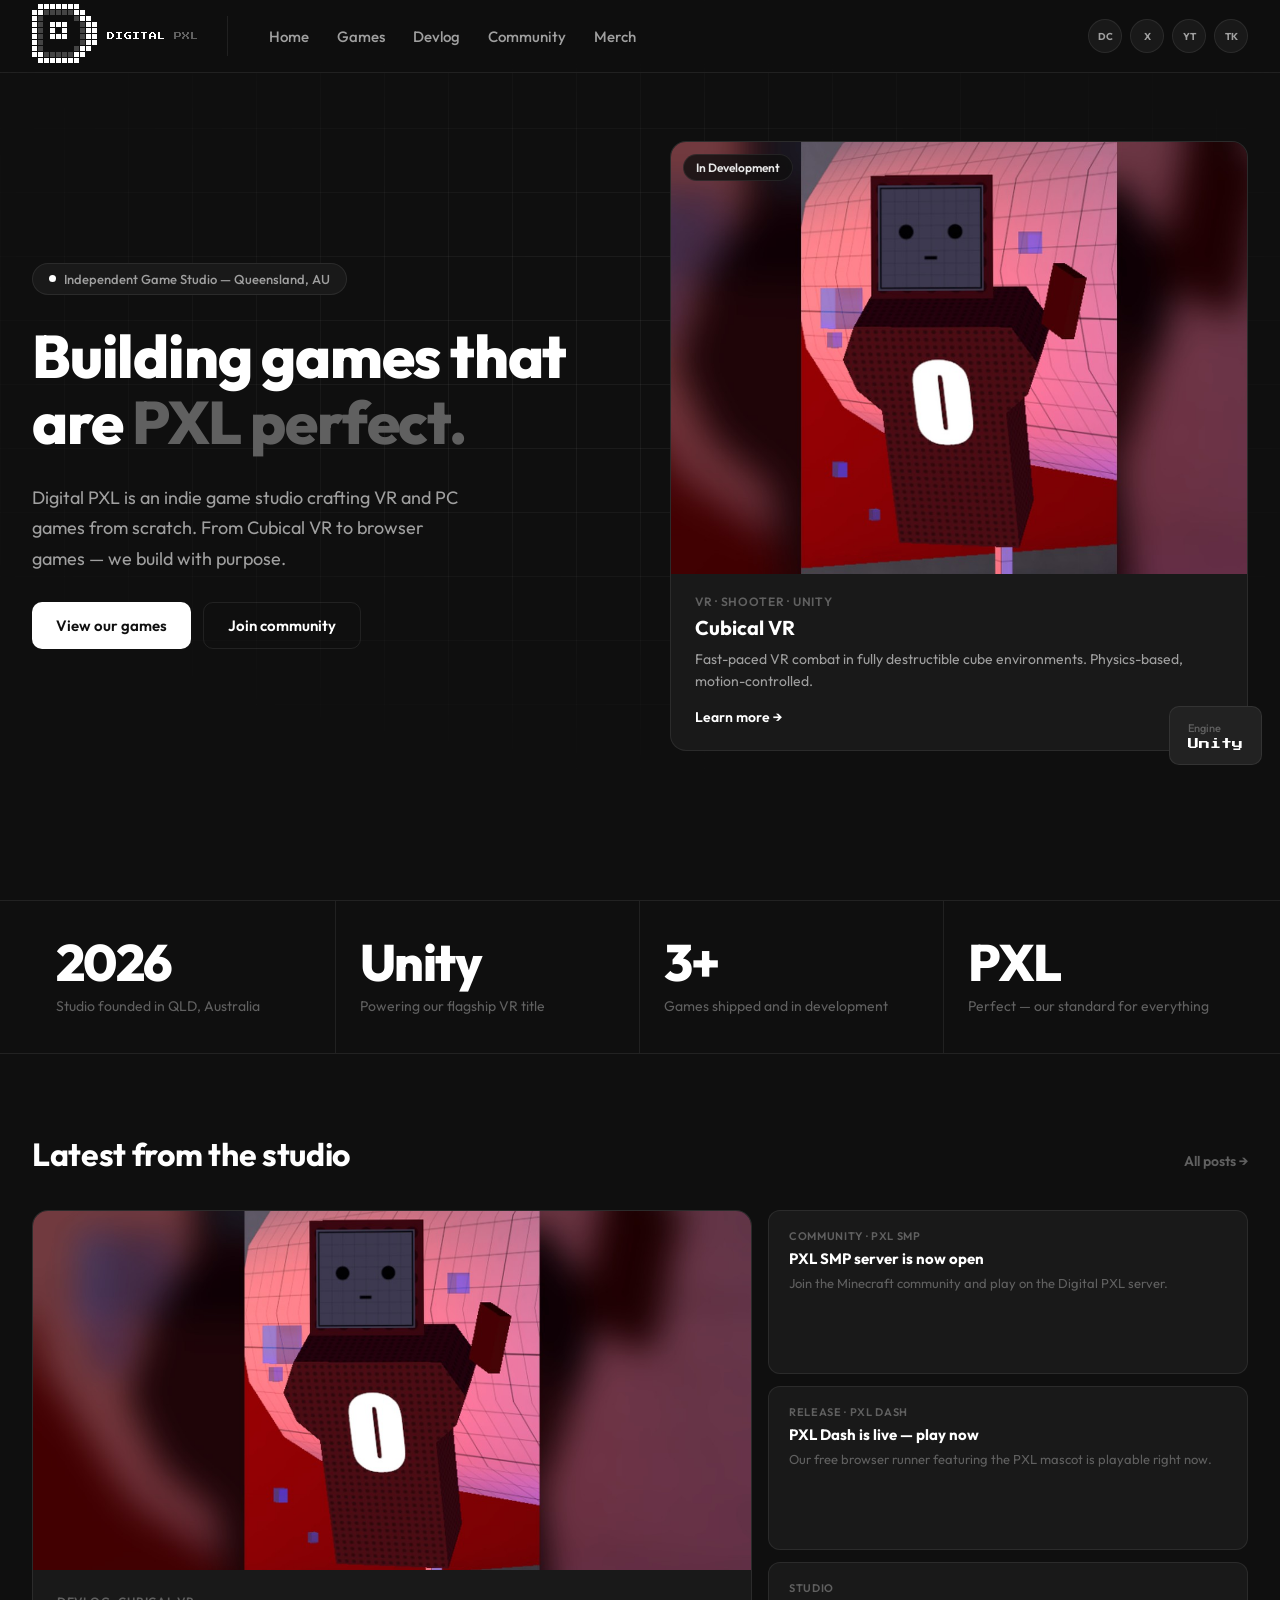
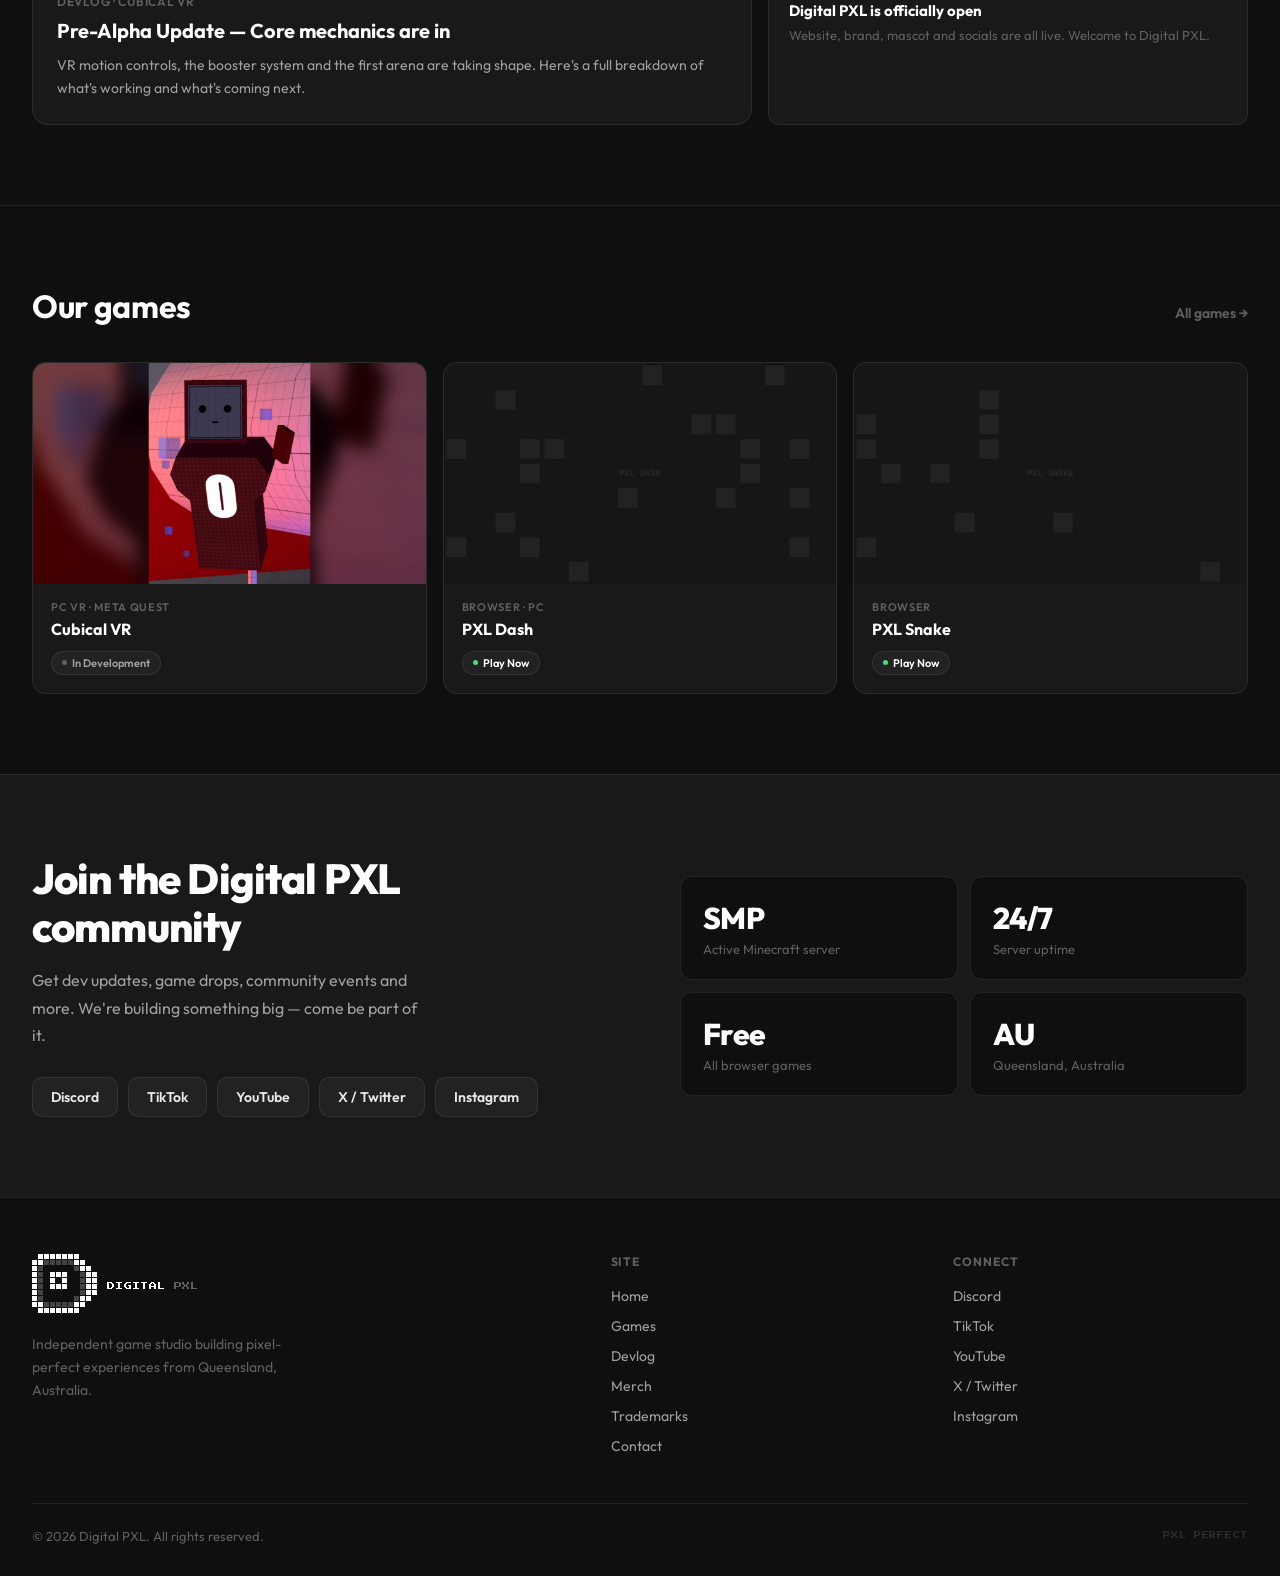
<file: index.html>
<!DOCTYPE html>
<html lang="en">
<head>
  <link rel="icon" href="/favicon.ico" sizes="any">
  <link rel="icon" type="image/png" href="/favicon.png">
  <link rel="apple-touch-icon" href="/apple-touch-icon.png">
<meta charset="UTF-8">
<meta name="viewport" content="width=device-width, initial-scale=1.0">
<title>Digital PXL — Game Development Studio</title>
<meta name="description" content="Independent game development studio building pixel-perfect VR and PC games. Based in Queensland, Australia.">
<link rel="preconnect" href="https://fonts.googleapis.com">
<link href="https://fonts.googleapis.com/css2?family=Outfit:wght@300;400;500;600;700;800;900&family=Press+Start+2P&display=swap" rel="stylesheet">
<style>
*, *::before, *::after { box-sizing: border-box; margin: 0; padding: 0; }
html { scroll-behavior: smooth; }
:root {
  --page-bg: #0f0f0f;
  --surface: #191919;
  --surface2: #222222;
  --border: rgba(255,255,255,0.08);
  --border2: rgba(255,255,255,0.05);
  --white: #ffffff;
  --black: #0f0f0f;
  --grey1: #e8e8e8;
  --grey2: #a0a0a0;
  --grey3: #606060;
  --nav-height: 72px;
  --page-max: 1280px;
  --font: 'Outfit', sans-serif;
  --pixel: 'Press Start 2P', monospace;
}
body { background: var(--page-bg); color: var(--white); font-family: var(--font); overflow-x: hidden; -webkit-font-smoothing: antialiased; }
a { text-decoration: none; color: inherit; }

/* NAV */
header { position: fixed; top: 0; left: 0; right: 0; z-index: 200; background: rgba(15,15,15,0.7); backdrop-filter: blur(20px); -webkit-backdrop-filter: blur(20px); border-bottom: 1px solid var(--border); }
.nav-inner { max-width: var(--page-max); margin: 0 auto; padding: 0 32px; height: var(--nav-height); display: flex; align-items: center; }
.nav-logo { display: flex; align-items: center; gap: 10px; flex-shrink: 0; }
.nav-logo-icon, .footer-logo-icon { display: grid; grid-template-columns: repeat(11,5px); gap: 1px; image-rendering: pixelated; }
.nav-logo-icon div, .footer-logo-icon div { width: 5px; height: 5px; }
.nav-logo-name, .footer-logo-name { font-family: var(--pixel); font-size: 8px; color: var(--white); letter-spacing: 0.04em; white-space: nowrap; }
.nav-logo-name span, .footer-logo-name span { color: var(--grey3); }
.nav-sep { width: 1px; height: 40px; background: var(--border); margin: 0 28px; flex-shrink: 0; }
nav { flex: 1; }
nav ul { display: flex; align-items: center; gap: 2px; list-style: none; }
nav ul a { font-size: 15px; font-weight: 500; color: var(--grey2); padding: 7px 13px; border-radius: 100px; transition: color 0.15s; display: block; position: relative; }
nav ul a::after { content: ''; position: absolute; bottom: 2px; left: 13px; width: 0; height: 2px; background: var(--white); border-radius: 2px; transition: width 0.2s; }
nav ul a:hover { color: var(--white); }
nav ul a:hover::after { width: calc(100% - 26px); }
.nav-right { display: flex; align-items: center; gap: 8px; margin-left: auto; }
.nav-social { width: 34px; height: 34px; display: flex; align-items: center; justify-content: center; border-radius: 50%; background: var(--surface); border: 1px solid var(--border); font-size: 10px; font-weight: 700; color: var(--grey2); transition: all 0.15s; }
.nav-social:hover { background: var(--surface2); color: var(--white); }

/* HERO */
.hero { min-height: 100vh; padding-top: var(--nav-height); display: grid; grid-template-columns: 1fr 1fr; gap: 60px; max-width: var(--page-max); margin: 0 auto; padding-left: 32px; padding-right: 32px; padding-bottom: 80px; align-items: center; position: relative; }
.hero-left { display: flex; flex-direction: column; gap: 28px; padding-top: 20px; position: relative; z-index: 1; }
.hero-badge { display: inline-flex; align-items: center; gap: 8px; background: var(--surface); border: 1px solid var(--border); border-radius: 100px; padding: 7px 16px; width: fit-content; font-size: 13px; font-weight: 500; color: var(--grey2); }
.badge-dot { width: 7px; height: 7px; background: var(--white); border-radius: 50%; animation: pulse 2s ease-in-out infinite; }
@keyframes pulse { 0%,100%{opacity:1} 50%{opacity:0.4} }
.hero-title { font-size: clamp(34px,5vw,60px); font-weight: 800; line-height: 1.1; letter-spacing: -0.02em; }
.hero-title em { font-style: normal; color: var(--grey3); }
.hero-desc { font-size: 18px; color: var(--grey2); line-height: 1.7; max-width: 440px; }
.hero-actions { display: flex; gap: 12px; flex-wrap: wrap; }
.btn { display: inline-flex; align-items: center; gap: 8px; font-family: var(--font); font-size: 15px; font-weight: 600; padding: 13px 24px; border-radius: 10px; transition: all 0.15s; cursor: pointer; border: none; }
.btn-white { background: var(--white); color: var(--black); }
.btn-white:hover { background: var(--grey1); transform: translateY(-1px); }
.btn-outline { background: transparent; color: var(--white); border: 1px solid var(--border); }
.btn-outline:hover { background: var(--surface); border-color: rgba(255,255,255,0.18); transform: translateY(-1px); }

.hero-bg-grid { position: absolute; inset: 0; background-image: linear-gradient(var(--border2) 1px, transparent 1px), linear-gradient(90deg, var(--border2) 1px, transparent 1px); background-size: 64px 64px; pointer-events: none; mask-image: radial-gradient(ellipse 80% 60% at 50% 40%, black 20%, transparent 80%); -webkit-mask-image: radial-gradient(ellipse 80% 60% at 50% 40%, black 20%, transparent 80%); }

/* HERO CARD */
.hero-right { position: relative; z-index: 1; }
.hero-card { background: var(--surface); border-radius: 16px; border: 1px solid var(--border); overflow: hidden; }
.hero-card-img { width: 100%; aspect-ratio: 4/3; background: var(--surface2); position: relative; overflow: hidden; }
.hero-card-img canvas, .hero-card-img img { display: block; width: 100%; height: 100%; object-fit: cover; }
.card-badge { position: absolute; top: 12px; left: 12px; background: rgba(15,15,15,0.8); backdrop-filter: blur(8px); border: 1px solid var(--border); border-radius: 100px; padding: 5px 12px; font-size: 12px; font-weight: 600; color: var(--grey1); }
.hero-card-body { padding: 20px 24px 24px; }
.card-tag { font-size: 12px; font-weight: 600; color: var(--grey3); text-transform: uppercase; letter-spacing: 0.06em; margin-bottom: 6px; }
.card-title { font-size: 20px; font-weight: 700; margin-bottom: 8px; }
.card-desc { font-size: 14px; color: var(--grey2); line-height: 1.6; margin-bottom: 14px; }
.card-link { font-size: 14px; font-weight: 600; color: var(--white); display: inline-flex; align-items: center; gap: 5px; transition: gap 0.15s; }
.card-link:hover { gap: 10px; }
.hero-float { position: absolute; bottom: -14px; right: -14px; background: var(--surface2); border: 1px solid var(--border); border-radius: 10px; padding: 14px 18px; }
.float-label { font-size: 11px; color: var(--grey3); font-weight: 500; margin-bottom: 4px; }
.float-val { font-family: var(--pixel); font-size: 11px; color: var(--white); }

/* STATS */
.stats-strip { border-top: 1px solid var(--border); border-bottom: 1px solid var(--border); }
.stats-inner { max-width: var(--page-max); margin: 0 auto; padding: 0 32px; display: grid; grid-template-columns: repeat(4,1fr); }
.stat-cell { padding: 36px 24px; border-right: 1px solid var(--border); }
.stat-cell:last-child { border-right: none; }
.stat-num { font-size: clamp(30px,4vw,52px); font-weight: 800; letter-spacing: -0.03em; line-height: 1; margin-bottom: 8px; }
.stat-desc { font-size: 14px; color: var(--grey3); line-height: 1.5; }

/* SECTIONS */
.section { max-width: var(--page-max); margin: 0 auto; padding: 80px 32px; }
.section-top { display: flex; align-items: baseline; justify-content: space-between; margin-bottom: 36px; gap: 16px; }
.section-heading { font-size: clamp(22px,3vw,32px); font-weight: 700; letter-spacing: -0.01em; }
.section-all { font-size: 14px; font-weight: 600; color: var(--grey3); transition: color 0.15s; }
.section-all:hover { color: var(--white); }

/* NEWS */
.news-grid { display: grid; grid-template-columns: 1.5fr 1fr; gap: 16px; }
.news-main { background: var(--surface); border: 1px solid var(--border); border-radius: 16px; overflow: hidden; transition: border-color 0.15s, transform 0.2s; display: block; }
.news-main:hover { border-color: rgba(255,255,255,0.18); transform: translateY(-2px); }
.news-img { width: 100%; aspect-ratio: 16/8; background: var(--surface2); overflow: hidden; }
.news-img canvas { width: 100%; height: 100%; object-fit: cover; display: block; }
.news-body { padding: 24px; }
.news-tag { font-size: 12px; font-weight: 600; color: var(--grey3); text-transform: uppercase; letter-spacing: 0.06em; margin-bottom: 8px; }
.news-title { font-size: 20px; font-weight: 700; line-height: 1.35; margin-bottom: 10px; }
.news-desc { font-size: 14px; color: var(--grey2); line-height: 1.65; }
.news-stack { display: flex; flex-direction: column; gap: 12px; }
.news-small { background: var(--surface); border: 1px solid var(--border); border-radius: 12px; padding: 18px 20px; flex: 1; transition: border-color 0.15s, transform 0.15s; display: block; }
.news-small:hover { border-color: rgba(255,255,255,0.18); transform: translateY(-1px); }
.ns-tag { font-size: 11px; font-weight: 600; color: var(--grey3); text-transform: uppercase; letter-spacing: 0.06em; margin-bottom: 5px; }
.ns-title { font-size: 15px; font-weight: 700; line-height: 1.4; margin-bottom: 5px; }
.ns-desc { font-size: 13px; color: var(--grey3); line-height: 1.5; }

/* GAMES */
.games-bg { border-top: 1px solid var(--border); }
.games-grid { display: grid; grid-template-columns: repeat(3,1fr); gap: 16px; }
.game-card { background: var(--surface); border: 1px solid var(--border); border-radius: 14px; overflow: hidden; transition: border-color 0.15s, transform 0.2s; display: block; }
.game-card:hover { border-color: rgba(255,255,255,0.18); transform: translateY(-3px); }
.game-thumb { width: 100%; aspect-ratio: 16/9; background: var(--surface2); overflow: hidden; }
.game-thumb canvas { width: 100%; height: 100%; object-fit: cover; display: block; }
.game-body { padding: 16px 18px 18px; }
.game-platform { font-size: 11px; font-weight: 600; color: var(--grey3); text-transform: uppercase; letter-spacing: 0.06em; margin-bottom: 5px; }
.game-name { font-size: 16px; font-weight: 700; margin-bottom: 10px; }
.game-pill { display: inline-flex; align-items: center; gap: 5px; background: var(--surface2); border: 1px solid var(--border); border-radius: 100px; padding: 4px 10px; font-size: 11px; font-weight: 600; color: var(--grey2); }
.pill-dot { width: 5px; height: 5px; border-radius: 50%; background: var(--grey3); }
.game-pill.live { color: var(--white); }
.game-pill.live .pill-dot { background: #4ade80; animation: pulse 1.5s ease-in-out infinite; }

/* COMMUNITY */
.community-bg { background: var(--surface); border-top: 1px solid var(--border); }
.community-inner { max-width: var(--page-max); margin: 0 auto; padding: 80px 32px; display: grid; grid-template-columns: 1fr 1fr; gap: 80px; align-items: center; }
.community-title { font-size: clamp(26px,3.5vw,42px); font-weight: 800; letter-spacing: -0.02em; line-height: 1.15; margin-bottom: 16px; }
.community-desc { font-size: 16px; color: var(--grey2); line-height: 1.7; margin-bottom: 28px; max-width: 400px; }
.community-btns { display: flex; gap: 10px; flex-wrap: wrap; }
.soc-btn { display: inline-flex; align-items: center; background: var(--surface2); border: 1px solid var(--border); border-radius: 10px; padding: 10px 18px; font-size: 14px; font-weight: 600; color: var(--grey1); transition: all 0.15s; }
.soc-btn:hover { background: rgba(255,255,255,0.08); border-color: rgba(255,255,255,0.18); color: var(--white); transform: translateY(-1px); }
.comm-stats { display: grid; grid-template-columns: 1fr 1fr; gap: 12px; }
.comm-stat { background: var(--page-bg); border: 1px solid var(--border); border-radius: 12px; padding: 22px; }
.comm-stat-num { font-size: 30px; font-weight: 800; letter-spacing: -0.02em; margin-bottom: 4px; }
.comm-stat-label { font-size: 13px; color: var(--grey3); }

/* FOOTER */
footer { border-top: 1px solid var(--border); background: var(--page-bg); }
.footer-inner { max-width: var(--page-max); margin: 0 auto; padding: 56px 32px 32px; }
.footer-top { display: grid; grid-template-columns: 1.8fr 1fr 1fr; gap: 48px; margin-bottom: 48px; }
.footer-brand { display: flex; flex-direction: column; gap: 14px; }
.footer-logo { display: flex; align-items: center; gap: 10px; }
.footer-tagline { font-size: 14px; color: var(--grey3); line-height: 1.65; max-width: 260px; }
.footer-col h4 { font-size: 12px; font-weight: 700; color: var(--grey3); text-transform: uppercase; letter-spacing: 0.08em; margin-bottom: 16px; }
.footer-links { list-style: none; display: flex; flex-direction: column; gap: 10px; }
.footer-links a { font-size: 14px; color: var(--grey2); transition: color 0.15s; }
.footer-links a:hover { color: var(--white); }
.footer-bottom { border-top: 1px solid var(--border); padding-top: 24px; display: flex; justify-content: space-between; align-items: center; gap: 16px; flex-wrap: wrap; }
.footer-copy { font-size: 13px; color: var(--grey3); }
.footer-pixel { font-family: var(--pixel); font-size: 7px; color: rgba(255,255,255,0.12); letter-spacing: 0.1em; }

/* RESPONSIVE */
@media(max-width:1024px){ .hero { grid-template-columns: 1fr; min-height: auto; } .hero-right { display: none; } .community-inner { grid-template-columns: 1fr; gap: 40px; } .comm-stats { display: none; } }
@media(max-width:768px){ nav ul { display: none; } .nav-sep { display: none; } .nav-inner { padding: 0 20px; } .stats-inner { grid-template-columns: 1fr 1fr; } .stat-cell:nth-child(2) { border-right: none; } .news-grid { grid-template-columns: 1fr; } .games-grid { grid-template-columns: 1fr 1fr; } .section { padding: 56px 20px; } .footer-top { grid-template-columns: 1fr; } .community-inner { padding: 56px 20px; } .hero { padding-left: 20px; padding-right: 20px; padding-bottom: 56px; } }
@media(max-width:480px){ .games-grid { grid-template-columns: 1fr; } }
</style>
</head>
<body>

<header>
  <div class="nav-inner">
    <a href="#" class="nav-logo">
      <div class="nav-logo-icon" id="navIcon"></div>
      <span class="nav-logo-name">DIGITAL <span>PXL</span></span>
    </a>
    <div class="nav-sep"></div>
    <nav><ul>
      <li><a href="#">Home</a></li>
      <li><a href="games.html">Games</a></li>
      <li><a href="devlog.html">Devlog</a></li>
      <li><a href="#community">Community</a></li>
      <li><a href="merch.html">Merch</a></li>
    </ul></nav>
    <div class="nav-right">
      <a class="nav-social" href="https://discord.gg/RzZQqpJEzV">DC</a>
      <a class="nav-social" href="https://x.com/_DigitalPXL">X</a>
      <a class="nav-social" href="https://www.youtube.com/@digitalpxl">YT</a>
      <a class="nav-social" href="https://www.tiktok.com/@digital.pxl">TK</a>
    </div>
  </div>
</header>

<section class="hero">
  <div class="hero-bg-grid"></div>
  <div class="hero-left">
    <div class="hero-badge"><div class="badge-dot"></div>Independent Game Studio — Queensland, AU</div>
    <h1 class="hero-title">Building games that are <em>PXL perfect.</em></h1>
    <p class="hero-desc">Digital PXL is an indie game studio crafting VR and PC games from scratch. From Cubical VR to browser games — we build with purpose.</p>
    <div class="hero-actions">
      <a href="#games" class="btn btn-white">View our games</a>
      <a href="https://discord.gg/RzZQqpJEzV" class="btn btn-outline">Join community</a>
    </div>
  </div>
  <div class="hero-right">
    <div class="hero-card">
      <div class="hero-card-img">
        <img src="cubical-vr.jpg" alt="Cubical VR gameplay">
        <div class="card-badge">In Development</div>
      </div>
      <div class="hero-card-body">
        <div class="card-tag">VR · Shooter · Unity</div>
        <div class="card-title">Cubical VR</div>
        <p class="card-desc">Fast-paced VR combat in fully destructible cube environments. Physics-based, motion-controlled.</p>
        <a href="#games" class="card-link">Learn more →</a>
      </div>
    </div>
    <div class="hero-float">
      <div class="float-label">Engine</div>
      <div class="float-val">Unity</div>
    </div>
  </div>
</section>

<div class="stats-strip">
  <div class="stats-inner">
    <div class="stat-cell"><div class="stat-num">2026</div><div class="stat-desc">Studio founded in QLD, Australia</div></div>
    <div class="stat-cell"><div class="stat-num">Unity</div><div class="stat-desc">Powering our flagship VR title</div></div>
    <div class="stat-cell"><div class="stat-num">3+</div><div class="stat-desc">Games shipped and in development</div></div>
    <div class="stat-cell"><div class="stat-num">PXL</div><div class="stat-desc">Perfect — our standard for everything</div></div>
  </div>
</div>

<div id="news">
  <div class="section">
    <div class="section-top">
      <h2 class="section-heading">Latest from the studio</h2>
      <a href="devlog.html" class="section-all">All posts →</a>
    </div>
    <div class="news-grid">
      <a href="devlog.html#cubical-vr-prealpha" class="news-main">
        <div class="news-img" id="newsImg"></div>
        <div class="news-body">
          <div class="news-tag">Devlog · Cubical VR</div>
          <div class="news-title">Pre-Alpha Update — Core mechanics are in</div>
          <p class="news-desc">VR motion controls, the booster system and the first arena are taking shape. Here's a full breakdown of what's working and what's coming next.</p>
        </div>
      </a>
      <div class="news-stack">
        <a href="devlog.html#pxl-smp" class="news-small"><div class="ns-tag">Community · PXL SMP</div><div class="ns-title">PXL SMP server is now open</div><p class="ns-desc">Join the Minecraft community and play on the Digital PXL server.</p></a>
        <a href="pxl_dash.html" class="news-small"><div class="ns-tag">Release · PXL Dash</div><div class="ns-title">PXL Dash is live — play now</div><p class="ns-desc">Our free browser runner featuring the PXL mascot is playable right now.</p></a>
        <a href="devlog.html#studio-open" class="news-small"><div class="ns-tag">Studio</div><div class="ns-title">Digital PXL is officially open</div><p class="ns-desc">Website, brand, mascot and socials are all live. Welcome to Digital PXL.</p></a>
      </div>
    </div>
  </div>
</div>

<div id="games" class="games-bg">
  <div class="section">
    <div class="section-top">
      <h2 class="section-heading">Our games</h2>
      <a href="games.html" class="section-all">All games →</a>
    </div>
    <div class="games-grid">
      <a href="games.html" class="game-card"><div class="game-thumb" id="gt1"></div><div class="game-body"><div class="game-platform">PC VR · Meta Quest</div><div class="game-name">Cubical VR</div><span class="game-pill"><span class="pill-dot"></span>In Development</span></div></a>
      <a href="pxl_dash.html" class="game-card"><div class="game-thumb" id="gt2"></div><div class="game-body"><div class="game-platform">Browser · PC</div><div class="game-name">PXL Dash</div><span class="game-pill live"><span class="pill-dot"></span>Play Now</span></div></a>
      <a href="digital_pxl_snake.html" class="game-card"><div class="game-thumb" id="gt3"></div><div class="game-body"><div class="game-platform">Browser</div><div class="game-name">PXL Snake</div><span class="game-pill live"><span class="pill-dot"></span>Play Now</span></div></a>
    </div>
  </div>
</div>

<div id="community" class="community-bg">
  <div class="community-inner">
    <div>
      <h2 class="community-title">Join the Digital PXL community</h2>
      <p class="community-desc">Get dev updates, game drops, community events and more. We're building something big — come be part of it.</p>
      <div class="community-btns">
        <a href="https://discord.gg/RzZQqpJEzV" class="soc-btn">Discord</a>
        <a href="https://www.tiktok.com/@digital.pxl" class="soc-btn">TikTok</a>
        <a href="https://www.youtube.com/@digitalpxl" class="soc-btn">YouTube</a>
        <a href="https://x.com/_DigitalPXL" class="soc-btn">X / Twitter</a>
        <a href="https://www.instagram.com/digital.pxl/" class="soc-btn">Instagram</a>
      </div>
    </div>
    <div class="comm-stats">
      <div class="comm-stat"><div class="comm-stat-num">SMP</div><div class="comm-stat-label">Active Minecraft server</div></div>
      <div class="comm-stat"><div class="comm-stat-num">24/7</div><div class="comm-stat-label">Server uptime</div></div>
      <div class="comm-stat"><div class="comm-stat-num">Free</div><div class="comm-stat-label">All browser games</div></div>
      <div class="comm-stat"><div class="comm-stat-num">AU</div><div class="comm-stat-label">Queensland, Australia</div></div>
    </div>
  </div>
</div>

<footer>
  <div class="footer-inner">
    <div class="footer-top">
      <div class="footer-brand">
        <div class="footer-logo"><div class="footer-logo-icon" id="footerIcon"></div><span class="footer-logo-name">DIGITAL <span>PXL</span></span></div>
        <p class="footer-tagline">Independent game studio building pixel-perfect experiences from Queensland, Australia.</p>
      </div>
      <div class="footer-col"><h4>Site</h4><ul class="footer-links"><li><a href="#">Home</a></li><li><a href="games.html">Games</a></li><li><a href="devlog.html">Devlog</a></li><li><a href="merch.html">Merch</a></li><li><a href="digital_pxl_brand.html">Trademarks</a></li><li><a href="mailto:admin@digitalpxl.org">Contact</a></li></ul></div>
      <div class="footer-col"><h4>Connect</h4><ul class="footer-links"><li><a href="https://discord.gg/RzZQqpJEzV">Discord</a></li><li><a href="https://www.tiktok.com/@digital.pxl">TikTok</a></li><li><a href="https://www.youtube.com/@digitalpxl">YouTube</a></li><li><a href="https://x.com/_DigitalPXL">X / Twitter</a></li><li><a href="https://www.instagram.com/digital.pxl/">Instagram</a></li></ul></div>
    </div>
    <div class="footer-bottom"><span class="footer-copy">© 2026 Digital PXL. All rights reserved.</span><span class="footer-pixel">PXL PERFECT</span></div>
  </div>
</footer>

<script>
const iconGrid=[[0,1,1,1,1,1,1,1,0,0,0],[1,1,2,2,2,2,2,1,1,0,0],[1,2,0,0,0,0,0,2,1,1,0],[1,2,0,1,1,1,0,0,2,1,1],[1,2,0,1,0,1,0,0,2,1,1],[1,2,0,1,1,1,0,0,2,1,1],[1,2,0,0,0,0,0,0,2,1,1],[1,2,0,0,0,0,0,2,1,1,0],[1,1,2,2,2,2,2,1,1,0,0],[0,1,1,1,1,1,1,1,0,0,0],[0,0,0,0,0,0,0,0,0,0,0]];
function drawIcon(id){const el=document.getElementById(id);if(!el)return;iconGrid.forEach(row=>row.forEach(v=>{const d=document.createElement('div');d.style.background=v===1?'#fff':v===2?'#444':'transparent';el.appendChild(d);}));}
drawIcon('navIcon');drawIcon('footerIcon');

// Hero canvas — PXL running scene
const hc=document.getElementById('heroCanvas');
if(hc){const ctx=hc.getContext('2d');let f=0;
function drawHero(){
  ctx.fillStyle='#161616';ctx.fillRect(0,0,480,360);
  ctx.strokeStyle='rgba(255,255,255,0.04)';ctx.lineWidth=1;
  for(let x=0;x<480;x+=24){ctx.beginPath();ctx.moveTo(x,0);ctx.lineTo(x,360);ctx.stroke();}
  for(let y=0;y<360;y+=24){ctx.beginPath();ctx.moveTo(0,y);ctx.lineTo(480,y);ctx.stroke();}
  ctx.fillStyle='#1c1c1c';ctx.fillRect(0,292,480,68);
  ctx.fillStyle='#2a2a2a';ctx.fillRect(0,292,480,2);
  [[100,220,28,72],[240,256,28,36],[380,192,28,100]].forEach(([x,y,w,h])=>{ctx.fillStyle='#2a2a2a';ctx.fillRect(x,y,w,h);ctx.fillStyle='#f87171';ctx.fillRect(x,y,w,3);ctx.fillStyle='#222';ctx.fillRect(x+3,y+6,w-6,h-9);});
  const mx=60+Math.sin(f*0.07)*2,my=254+Math.abs(Math.sin(f*0.14))*-16;
  ctx.fillStyle='#e8e8e8';ctx.fillRect(mx,my+10,22,16);ctx.fillStyle='#f5f5f5';ctx.fillRect(mx+4,my+12,14,10);
  ctx.fillStyle='#f0f0f0';ctx.fillRect(mx-1,my,24,13);
  ctx.fillStyle='#e0e0e0';ctx.fillRect(mx-1,my-3,5,5);ctx.fillRect(mx+20,my-3,5,5);
  ctx.fillStyle='#f0c0c0';ctx.fillRect(mx,my-2,3,3);ctx.fillRect(mx+21,my-2,3,3);
  ctx.fillStyle='#fff';ctx.fillRect(mx+3,my+3,6,6);ctx.fillRect(mx+14,my+3,6,6);
  ctx.fillStyle='#111';ctx.fillRect(mx+5,my+4,3,4);ctx.fillRect(mx+16,my+4,3,4);
  ctx.fillStyle='#fff';ctx.fillRect(mx+6,my+5,1,2);ctx.fillRect(mx+17,my+5,1,2);
  ctx.fillStyle='rgba(240,160,160,0.6)';ctx.fillRect(mx+1,my+8,4,2);ctx.fillRect(mx+18,my+8,4,2);
  ctx.fillStyle='#888';ctx.fillRect(mx+7,my+10,2,2);ctx.fillRect(mx+9,my+11,5,2);ctx.fillRect(mx+14,my+10,2,2);
  ctx.fillStyle='#333';ctx.fillRect(mx+4,my-5,15,5);ctx.fillRect(mx+3,my-1,17,3);ctx.fillStyle='#555';ctx.fillRect(mx+11,my-4,7,3);
  ctx.fillStyle='#fff';ctx.fillRect(mx+12,my-4,1,3);ctx.fillRect(mx+12,my-4,3,1);ctx.fillRect(mx+12,my-2,2,1);
  const la=Math.sin(f*0.2)>0?2:-2;
  ctx.fillStyle='#ddd';ctx.fillRect(mx-5,my+12,5,8+la);ctx.fillRect(mx+22,my+12,5,8-la);
  ctx.fillStyle='#ccc';ctx.fillRect(mx+4,my+26,6,5+la);ctx.fillRect(mx+12,my+26,6,5-la);
  ctx.fillStyle='#bbb';ctx.fillRect(mx+2,my+30+la,8,3);ctx.fillRect(mx+12,my+30-la,8,3);
  const pu={x:300,y:188+Math.sin(f*0.05)*6};
  ctx.fillStyle='rgba(251,191,36,0.15)';ctx.fillRect(pu.x-4,pu.y-4,24,24);
  ctx.fillStyle='#fbbf24';ctx.fillRect(pu.x,pu.y,16,16);ctx.fillStyle='#fff';ctx.fillRect(pu.x+3,pu.y+3,4,4);
  ctx.fillStyle='rgba(255,255,255,0.06)';ctx.fillRect(10,10,148,34);
  ctx.fillStyle='#fff';ctx.font="bold 10px 'Press Start 2P',monospace";ctx.textAlign='left';
  ctx.fillText('SCORE '+String(Math.floor(f/2)).padStart(4,'0'),18,32);
  f++;requestAnimationFrame(drawHero);}
drawHero();}

// News image
const ni=document.getElementById('newsImg');
if(ni){const i=new Image();i.src='cubical-vr.jpg';i.alt='Cubical VR';i.style.cssText='width:100%;height:100%;object-fit:cover;display:block;';ni.appendChild(i);}

// Game thumbs
function makeThumb(id,label){const el=document.getElementById(id);if(!el)return;const c=document.createElement('canvas');c.width=320;c.height=180;const ctx=c.getContext('2d');
  ctx.fillStyle='#161616';ctx.fillRect(0,0,320,180);
  for(let x=0;x<320;x+=20)for(let y=0;y<180;y+=20){if(Math.random()<0.07){ctx.fillStyle='rgba(255,255,255,0.05)';ctx.fillRect(x+2,y+2,16,16);}}
  ctx.fillStyle='rgba(255,255,255,0.12)';ctx.font="7px 'Press Start 2P',monospace";ctx.textAlign='center';ctx.fillText(label,160,92);
  c.style.cssText='width:100%;height:100%;object-fit:cover;display:block;';el.appendChild(c);}
(function(){const el=document.getElementById('gt1');if(!el)return;const i=new Image();i.src='cubical-vr.jpg';i.alt='Cubical VR';i.style.cssText='width:100%;height:100%;object-fit:cover;display:block;';el.appendChild(i);})();makeThumb('gt2','PXL DASH');makeThumb('gt3','PXL SNAKE');
</script>
</body>
</html>
</file>
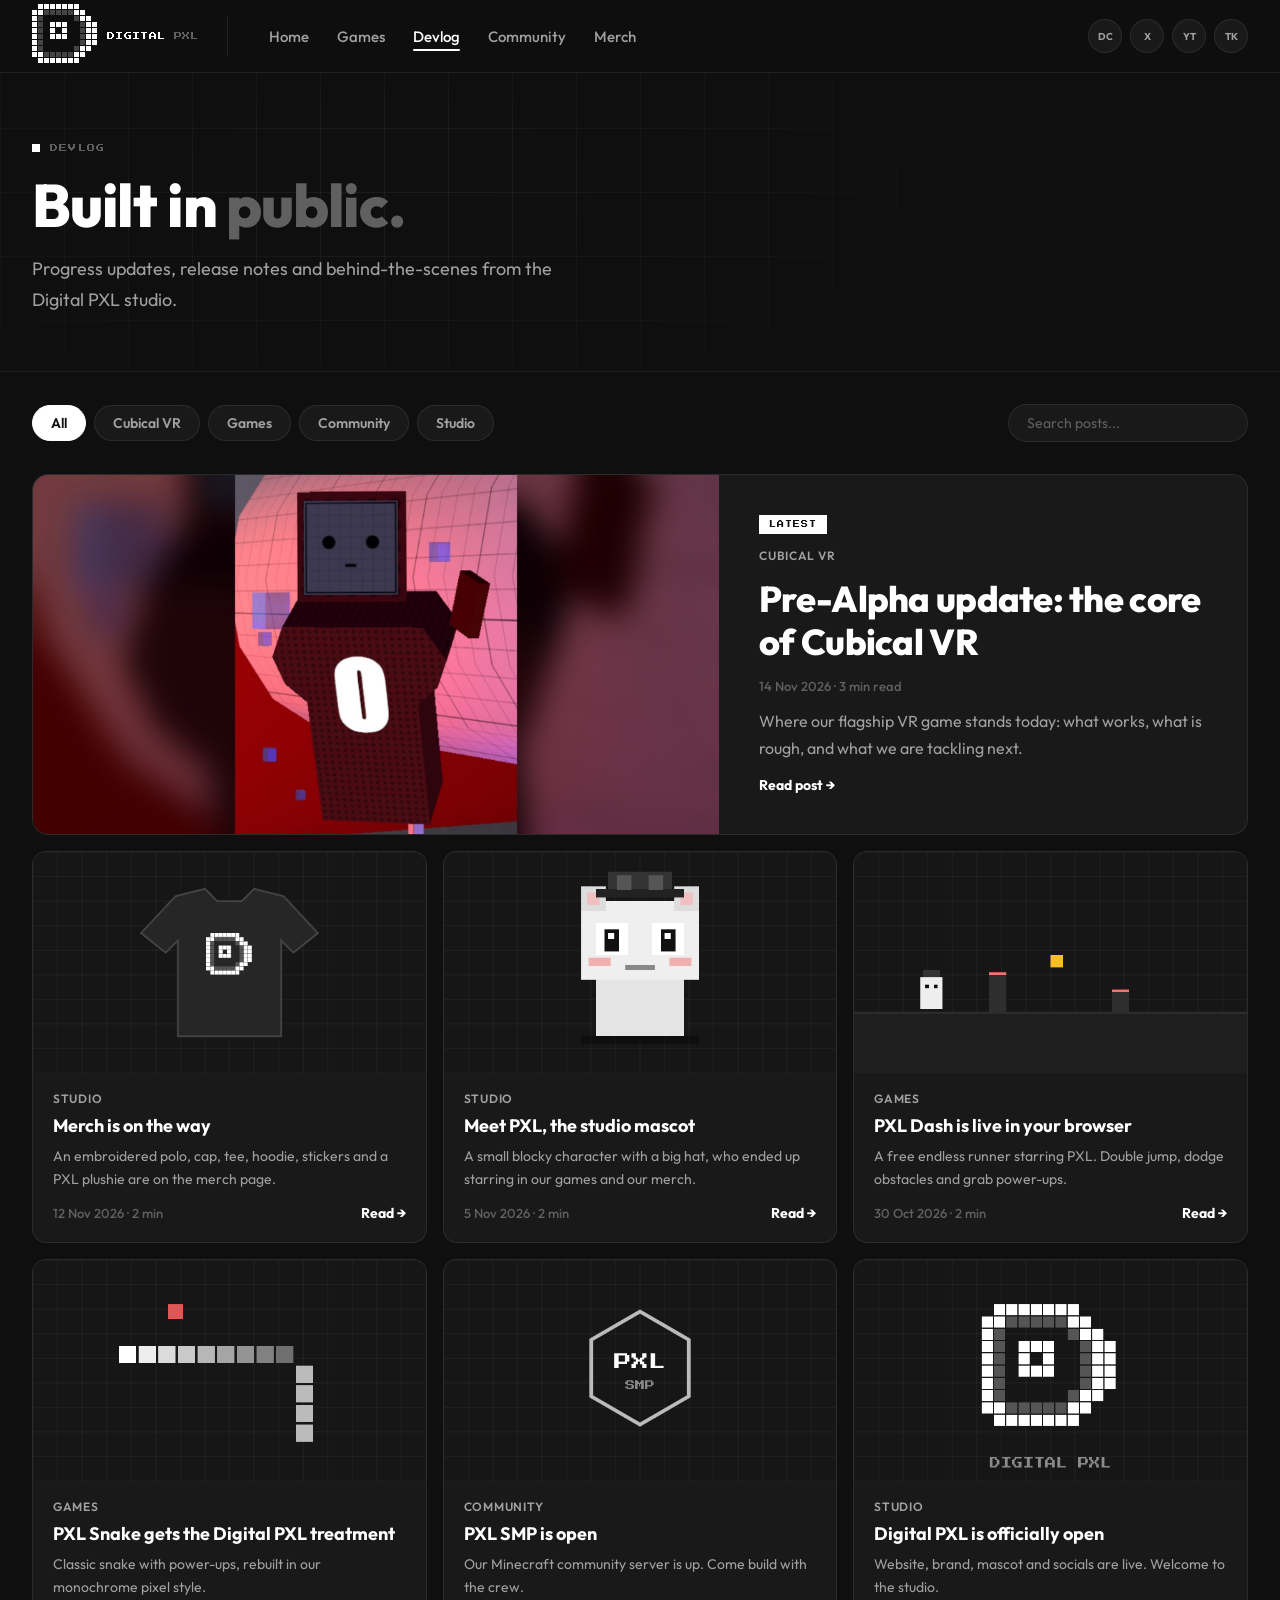
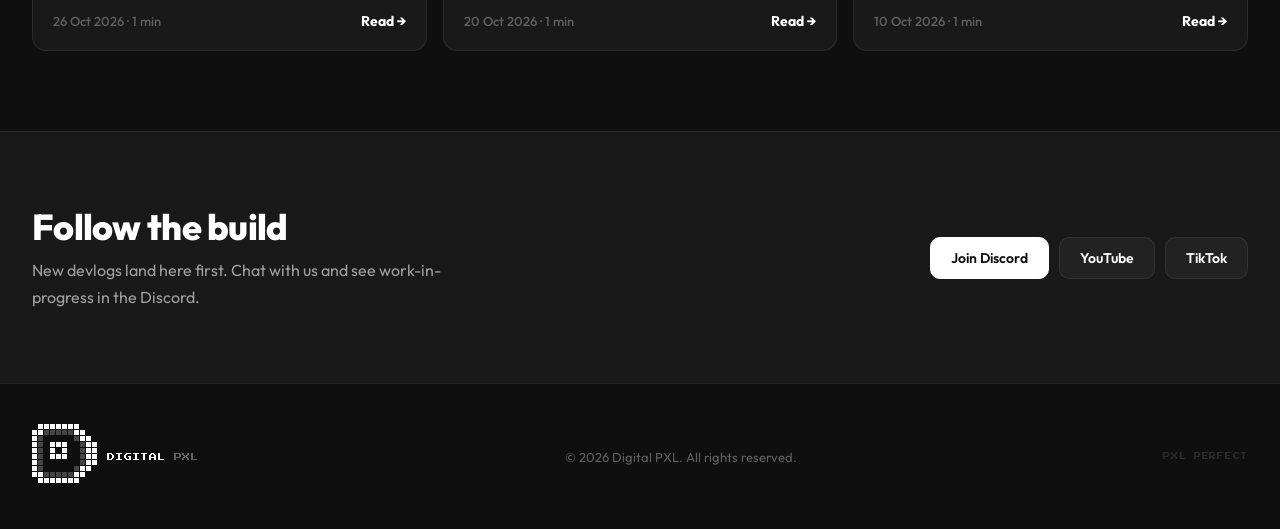
<file: devlog.html>
<!DOCTYPE html>
<html lang="en">
<head>
  <link rel="icon" href="/favicon.ico" sizes="any">
  <link rel="icon" type="image/png" href="/favicon.png">
  <link rel="apple-touch-icon" href="/apple-touch-icon.png">
<meta charset="UTF-8">
<meta name="viewport" content="width=device-width, initial-scale=1.0">
<title>Devlog — Digital PXL</title>
<meta name="description" content="Development updates from Digital PXL: Cubical VR, browser games, PXL SMP and studio news.">
<link rel="preconnect" href="https://fonts.googleapis.com">
<link href="https://fonts.googleapis.com/css2?family=Outfit:wght@300;400;500;600;700;800&family=Press+Start+2P&display=swap" rel="stylesheet">
<style>
*, *::before, *::after { box-sizing: border-box; margin: 0; padding: 0; }
html { scroll-behavior: smooth; }
:root {
  --page-bg: #0f0f0f; --surface: #191919; --surface2: #222;
  --border: rgba(255,255,255,0.08); --border2: rgba(255,255,255,0.05);
  --white: #fff; --black: #0f0f0f; --grey1: #e8e8e8; --grey2: #a0a0a0; --grey3: #606060;
  --nav-height: 72px; --page-max: 1280px;
  --font: 'Outfit', sans-serif; --pixel: 'Press Start 2P', monospace;
}
body { background: var(--page-bg); color: var(--white); font-family: var(--font); overflow-x: hidden; -webkit-font-smoothing: antialiased; }
body.lock { overflow: hidden; }
a { text-decoration: none; color: inherit; }
button, input { font-family: inherit; }

/* NAV */
header { position: fixed; top: 0; left: 0; right: 0; z-index: 200; background: rgba(15,15,15,0.7); backdrop-filter: blur(20px); -webkit-backdrop-filter: blur(20px); border-bottom: 1px solid var(--border); }
.nav-inner { max-width: var(--page-max); margin: 0 auto; padding: 0 32px; height: var(--nav-height); display: flex; align-items: center; }
.nav-logo { display: flex; align-items: center; gap: 10px; flex-shrink: 0; }
.nav-logo-icon, .footer-logo-icon { display: grid; grid-template-columns: repeat(11,5px); gap: 1px; image-rendering: pixelated; }
.nav-logo-icon div, .footer-logo-icon div { width: 5px; height: 5px; }
.nav-logo-name, .footer-logo-name { font-family: var(--pixel); font-size: 8px; letter-spacing: 0.04em; white-space: nowrap; }
.nav-logo-name span, .footer-logo-name span { color: var(--grey3); }
.nav-sep { width: 1px; height: 40px; background: var(--border); margin: 0 28px; flex-shrink: 0; }
nav { flex: 1; }
nav ul { display: flex; align-items: center; gap: 2px; list-style: none; }
nav ul a { font-size: 15px; font-weight: 500; color: var(--grey2); padding: 7px 13px; border-radius: 100px; transition: color 0.15s; display: block; position: relative; }
nav ul a::after { content: ''; position: absolute; bottom: 2px; left: 13px; width: 0; height: 2px; background: var(--white); border-radius: 2px; transition: width 0.2s; }
nav ul a:hover, nav ul a.active { color: var(--white); }
nav ul a:hover::after, nav ul a.active::after { width: calc(100% - 26px); }
.nav-right { display: flex; align-items: center; gap: 8px; margin-left: auto; }
.nav-social { width: 34px; height: 34px; display: flex; align-items: center; justify-content: center; border-radius: 50%; background: var(--surface); border: 1px solid var(--border); font-size: 10px; font-weight: 700; color: var(--grey2); transition: all 0.15s; }
.nav-social:hover { background: var(--surface2); color: var(--white); }

/* HEAD */
.page-head { padding-top: var(--nav-height); position: relative; border-bottom: 1px solid var(--border); }
.page-head-grid { position: absolute; inset: 0; background-image: linear-gradient(var(--border2) 1px, transparent 1px), linear-gradient(90deg, var(--border2) 1px, transparent 1px); background-size: 64px 64px; pointer-events: none; mask-image: radial-gradient(ellipse 70% 100% at 30% 50%, black 10%, transparent 75%); -webkit-mask-image: radial-gradient(ellipse 70% 100% at 30% 50%, black 10%, transparent 75%); }
.page-head-inner { max-width: var(--page-max); margin: 0 auto; padding: 72px 32px 56px; position: relative; }
.eyebrow { font-family: var(--pixel); font-size: 8px; color: var(--grey3); letter-spacing: 0.15em; display: flex; align-items: center; gap: 10px; margin-bottom: 20px; }
.eyebrow::before { content: ''; width: 8px; height: 8px; background: var(--white); display: block; }
.page-title { font-size: clamp(36px,5vw,60px); font-weight: 800; letter-spacing: -0.02em; line-height: 1.1; margin-bottom: 16px; }
.page-title em { font-style: normal; color: var(--grey3); }
.page-desc { font-size: 18px; color: var(--grey2); line-height: 1.7; max-width: 520px; }

/* TOOLBAR */
.toolbar { max-width: var(--page-max); margin: 0 auto; padding: 32px 32px 0; display: flex; gap: 12px; flex-wrap: wrap; align-items: center; justify-content: space-between; }
.filters { display: flex; gap: 8px; flex-wrap: wrap; }
.filter { font-size: 14px; font-weight: 600; color: var(--grey2); background: var(--surface); border: 1px solid var(--border); border-radius: 100px; padding: 8px 18px; cursor: pointer; transition: all 0.15s; }
.filter:hover { color: var(--white); border-color: rgba(255,255,255,0.18); }
.filter.active { background: var(--white); color: var(--black); border-color: var(--white); }
.search { background: var(--surface); border: 1px solid var(--border); border-radius: 100px; padding: 9px 18px; color: var(--white); font-size: 14px; width: 240px; outline: none; transition: border-color 0.15s; }
.search::placeholder { color: var(--grey3); }
.search:focus { border-color: rgba(255,255,255,0.3); }

/* FEATURED + GRID */
.section { max-width: var(--page-max); margin: 0 auto; padding: 32px 32px 80px; }
.featured { display: grid; grid-template-columns: 1.3fr 1fr; background: var(--surface); border: 1px solid var(--border); border-radius: 16px; overflow: hidden; margin-bottom: 16px; cursor: pointer; transition: border-color 0.15s; }
.featured:hover { border-color: rgba(255,255,255,0.2); }
.featured-img { background: var(--surface2); min-height: 320px; position: relative; overflow: hidden; }
.featured-img canvas { position: absolute; inset: 0; width: 100%; height: 100%; display: block; object-fit: cover; }
.featured-body { padding: 40px; display: flex; flex-direction: column; justify-content: center; gap: 14px; }
.latest { font-family: var(--pixel); font-size: 7px; letter-spacing: 0.15em; color: var(--black); background: var(--white); padding: 6px 10px; width: fit-content; }
.meta { font-size: 13px; color: var(--grey3); font-weight: 500; }
.tag { font-size: 12px; font-weight: 600; color: var(--grey2); text-transform: uppercase; letter-spacing: 0.06em; }
.featured-title { font-size: clamp(24px,3vw,36px); font-weight: 800; letter-spacing: -0.02em; line-height: 1.2; }
.excerpt { font-size: 16px; color: var(--grey2); line-height: 1.7; }
.read { font-size: 14px; font-weight: 700; color: var(--white); display: inline-flex; gap: 6px; align-items: center; transition: gap 0.15s; }
.featured:hover .read, .post:hover .read { gap: 10px; }

.grid { display: grid; grid-template-columns: repeat(3,1fr); gap: 16px; }
.post { background: var(--surface); border: 1px solid var(--border); border-radius: 14px; overflow: hidden; display: flex; flex-direction: column; cursor: pointer; transition: border-color 0.15s, transform 0.2s; }
.post:hover { border-color: rgba(255,255,255,0.18); transform: translateY(-3px); }
.post.hide, .featured.hide { display: none; }
.post-img { aspect-ratio: 16/9; background: var(--surface2); }
.post-img canvas { width: 100%; height: 100%; display: block; }
.post-body { padding: 18px 20px 20px; display: flex; flex-direction: column; gap: 8px; flex: 1; }
.post-title { font-size: 18px; font-weight: 700; line-height: 1.3; }
.post .excerpt { font-size: 14px; line-height: 1.6; flex: 1; }
.post-foot { display: flex; justify-content: space-between; align-items: center; margin-top: 6px; }
.empty { display: none; text-align: center; color: var(--grey3); padding: 60px 0; font-size: 16px; }
.empty.show { display: block; }

/* READER */
.scrim { position: fixed; inset: 0; background: rgba(0,0,0,0.75); backdrop-filter: blur(4px); opacity: 0; pointer-events: none; transition: opacity 0.2s; z-index: 300; overflow-y: auto; padding: 48px 20px; }
.scrim.open { opacity: 1; pointer-events: all; }
.article { max-width: 720px; margin: 0 auto; background: var(--surface); border: 1px solid var(--border); border-radius: 16px; overflow: hidden; transform: translateY(16px); transition: transform 0.25s; }
.scrim.open .article { transform: translateY(0); }
.article-art { aspect-ratio: 16/7; background: var(--surface2); position: relative; }
.article-art canvas { width: 100%; height: 100%; display: block; }
.close { position: absolute; top: 14px; right: 14px; width: 36px; height: 36px; border-radius: 50%; background: rgba(15,15,15,0.8); border: 1px solid var(--border); color: var(--grey1); font-size: 16px; cursor: pointer; }
.close:hover { background: var(--white); color: var(--black); }
.article-main { padding: 36px 40px 44px; }
.article-title { font-size: clamp(26px,4vw,38px); font-weight: 800; letter-spacing: -0.02em; line-height: 1.2; margin: 10px 0 8px; }
.article-meta { font-size: 14px; color: var(--grey3); margin-bottom: 28px; }
.prose p { font-size: 17px; line-height: 1.8; color: var(--grey1); margin-bottom: 18px; }
.prose h3 { font-size: 20px; font-weight: 700; margin: 30px 0 12px; }
.prose ul { margin: 0 0 18px 0; padding-left: 0; list-style: none; }
.prose li { font-size: 17px; line-height: 1.7; color: var(--grey1); padding: 4px 0 4px 22px; position: relative; }
.prose li::before { content: ''; position: absolute; left: 0; top: 15px; width: 8px; height: 8px; background: var(--white); }
.article-foot { display: flex; justify-content: space-between; gap: 10px; flex-wrap: wrap; margin-top: 32px; padding-top: 24px; border-top: 1px solid var(--border); }
.btn { display: inline-flex; align-items: center; gap: 8px; font-size: 14px; font-weight: 600; padding: 11px 20px; border-radius: 10px; border: 1px solid var(--border); background: var(--surface2); color: var(--white); cursor: pointer; transition: all 0.15s; }
.btn:hover { background: rgba(255,255,255,0.1); border-color: rgba(255,255,255,0.2); }
.btn.white { background: var(--white); color: var(--black); border-color: var(--white); }
.btn.white:hover { background: var(--grey1); }
.btn[disabled] { opacity: 0.35; pointer-events: none; }

/* FOLLOW */
.follow { background: var(--surface); border-top: 1px solid var(--border); }
.follow-inner { max-width: var(--page-max); margin: 0 auto; padding: 72px 32px; display: flex; justify-content: space-between; align-items: center; gap: 32px; flex-wrap: wrap; }
.follow h2 { font-size: clamp(24px,3vw,36px); font-weight: 800; letter-spacing: -0.02em; margin-bottom: 8px; }
.follow p { font-size: 16px; color: var(--grey2); max-width: 440px; line-height: 1.7; }
.follow-btns { display: flex; gap: 10px; flex-wrap: wrap; }

/* FOOTER */
footer { border-top: 1px solid var(--border); }
.footer-inner { max-width: var(--page-max); margin: 0 auto; padding: 40px 32px; display: flex; justify-content: space-between; align-items: center; gap: 16px; flex-wrap: wrap; }
.footer-logo { display: flex; align-items: center; gap: 10px; }
.footer-copy { font-size: 13px; color: var(--grey3); }
.footer-pixel { font-family: var(--pixel); font-size: 7px; color: rgba(255,255,255,0.12); letter-spacing: 0.1em; }

@media(max-width:1024px){ .featured { grid-template-columns: 1fr; } .featured-img { min-height: 220px; } .grid { grid-template-columns: 1fr 1fr; } }
@media(max-width:768px){ :root { --nav-height: 104px; } .nav-inner { flex-wrap: wrap; align-content: center; row-gap: 4px; } nav { order: 3; flex: 0 0 100%; overflow-x: auto; scrollbar-width: none; } nav::-webkit-scrollbar { display: none; } nav ul { gap: 0; white-space: nowrap; } nav ul a { padding: 6px 12px; font-size: 14px; } nav ul a::after { left: 12px; } .nav-sep { display: none; } .nav-inner, .page-head-inner, .toolbar, .section, .footer-inner, .follow-inner { padding-left: 20px; padding-right: 20px; } .featured-body, .article-main { padding: 26px 22px; } .search { width: 100%; } }
@media(max-width:560px){ .grid { grid-template-columns: 1fr; } }
</style>
</head>
<body>

<header>
  <div class="nav-inner">
    <a href="index.html" class="nav-logo">
      <div class="nav-logo-icon" id="navIcon"></div>
      <span class="nav-logo-name">DIGITAL <span>PXL</span></span>
    </a>
    <div class="nav-sep"></div>
    <nav><ul>
      <li><a href="index.html">Home</a></li>
      <li><a href="games.html">Games</a></li>
      <li><a href="devlog.html" class="active">Devlog</a></li>
      <li><a href="index.html#community">Community</a></li>
      <li><a href="merch.html">Merch</a></li>
    </ul></nav>
    <div class="nav-right">
      <a class="nav-social" href="https://discord.gg/RzZQqpJEzV">DC</a>
      <a class="nav-social" href="https://x.com/_DigitalPXL">X</a>
      <a class="nav-social" href="https://www.youtube.com/@digitalpxl">YT</a>
      <a class="nav-social" href="https://www.tiktok.com/@digital.pxl">TK</a>
    </div>
  </div>
</header>

<div class="page-head">
  <div class="page-head-grid"></div>
  <div class="page-head-inner">
    <div class="eyebrow">DEVLOG</div>
    <h1 class="page-title">Built in <em>public.</em></h1>
    <p class="page-desc">Progress updates, release notes and behind-the-scenes from the Digital PXL studio.</p>
  </div>
</div>

<div class="toolbar">
  <div class="filters" id="filters"></div>
  <input class="search" id="search" type="search" placeholder="Search posts..." aria-label="Search posts">
</div>

<div class="section">
  <div id="featuredWrap"></div>
  <div class="grid" id="grid"></div>
  <div class="empty" id="empty">No posts match that. Try another filter or search.</div>
</div>

<div class="follow">
  <div class="follow-inner">
    <div>
      <h2>Follow the build</h2>
      <p>New devlogs land here first. Chat with us and see work-in-progress in the Discord.</p>
    </div>
    <div class="follow-btns">
      <a class="btn white" href="https://discord.gg/RzZQqpJEzV">Join Discord</a>
      <a class="btn" href="https://www.youtube.com/@digitalpxl">YouTube</a>
      <a class="btn" href="https://www.tiktok.com/@digital.pxl">TikTok</a>
    </div>
  </div>
</div>

<footer>
  <div class="footer-inner">
    <div class="footer-logo"><div class="footer-logo-icon" id="footerIcon"></div><span class="footer-logo-name">DIGITAL <span>PXL</span></span></div>
    <span class="footer-copy">© 2026 Digital PXL. All rights reserved.</span>
    <span class="footer-pixel">PXL PERFECT</span>
  </div>
</footer>

<div class="scrim" id="scrim" aria-hidden="true">
  <article class="article" id="article" role="dialog" aria-modal="true" aria-labelledby="aTitle">
    <div class="article-art"><canvas id="aCanvas" width="1280" height="560"></canvas><button class="close" id="close" aria-label="Close">✕</button></div>
    <div class="article-main">
      <div class="tag" id="aTag"></div>
      <h2 class="article-title" id="aTitle"></h2>
      <div class="article-meta" id="aMeta"></div>
      <div class="prose" id="aBody"></div>
      <div class="article-foot">
        <button class="btn" id="prev">← Newer</button>
        <button class="btn" id="copy">Copy link</button>
        <button class="btn" id="next">Older →</button>
      </div>
    </div>
  </article>
</div>

<script>
/* ============================================================
   POSTS — add new devlogs at the TOP of this list (newest first).
   Block types in body: {h:'Heading'}  {p:'Paragraph'}  {ul:['a','b']}
   cat: 'Cubical VR' | 'Games' | 'Community' | 'Studio'
   art: cubes | runner | snake | smp | merch | mascot | studio
   Dates and details below are drafts - edit them to match reality.
   ============================================================ */
const POSTS = [
  { id:'cubical-vr-prealpha', cat:'Cubical VR', art:'cubes', date:'2026-11-14', read:3,
    title:'Pre-Alpha update: the core of Cubical VR',
    excerpt:'Where our flagship VR game stands today: what works, what is rough, and what we are tackling next.',
    body:[
      {p:'Cubical VR is our flagship game: fast VR combat in fully destructible cube environments, built in Unity. This is the first proper look at where it stands.'},
      {h:'What is taking shape'},
      {ul:['VR motion controls for punching and grabbing','The cube-arena look and feel','The core loop: enter the arena, fight, smash the environment, collect fragments, upgrade']},
      {h:'What is still rough'},
      {ul:['The wrist booster system is not moving the player reliably yet. We are reworking how force is applied so it acts on the right physics body.','Cube destruction and throwing are designed but not built.','Multiplayer arenas are a later goal.']},
      {h:'What is next'},
      {ul:['Fix the boosters','Block out Level 1, "The Cube Room"','Get to a first playable alpha build']},
      {p:'We will keep posting progress here. If you want to see work-in-progress clips and give feedback, the Discord is the place.'}
    ]},
  { id:'merch-page', cat:'Studio', art:'merch', date:'2026-11-12', read:2,
    title:'Merch is on the way',
    excerpt:'An embroidered polo, cap, tee, hoodie, stickers and a PXL plushie are on the merch page.',
    body:[
      {p:'The merch page is up. Everything is designed in-house around the Digital PXL pixel icon and the PXL mascot.'},
      {h:'The first range'},
      {ul:['Embroidered polo and embroidered cap','Logo tee and pocket hoodie','Sticker sheet','PXL plushie (pre-order)','PXL collector box (limited)']},
      {h:'About the plushie'},
      {p:'We have put together a reference sheet with front, side and back views, colours and spec notes, ready to send to plush manufacturers for quotes. The plan is to take pre-orders first, then do a small production run.'},
      {p:'Store checkout is being connected to Shopify, so check back soon.'}
    ]},
  { id:'meet-pxl', cat:'Studio', art:'mascot', date:'2026-11-05', read:2,
    title:'Meet PXL, the studio mascot',
    excerpt:'A small blocky character with a big hat, who ended up starring in our games and our merch.',
    body:[
      {p:'PXL is the Digital PXL mascot: a chunky, pixel-art creature with big glossy eyes, rosy cheeks and a hat carrying our D and P badges.'},
      {p:'PXL started as a logo companion and now runs through almost everything we make. He is the hero of PXL Dash, stars on the merch, and is the character we are turning into a plushie.'},
      {h:'Design notes'},
      {ul:['Boxy head and body with rounded corners only','Monochrome body, with pink blush and ear accents','A dark hat with the D and P badges']},
      {p:'More poses, outfits and expressions are coming as the games grow.'}
    ]},
  { id:'pxl-dash', cat:'Games', art:'runner', date:'2026-10-30', read:2,
    title:'PXL Dash is live in your browser',
    excerpt:'A free endless runner starring PXL. Double jump, dodge obstacles and grab power-ups.',
    body:[
      {p:'PXL Dash is our first browser game: an endless runner where PXL sprints across a dark pixel world.'},
      {h:'How it plays'},
      {ul:['Space or tap to jump, and you can double jump','Three lives, with a short invincibility window after each hit','Power-ups: speed boost, shield and score x2','The game speeds up as your score climbs']},
      {p:'It runs on desktop and mobile, no download needed. A desktop build is something we are looking at next.'}
    ]},
  { id:'pxl-snake', cat:'Games', art:'snake', date:'2026-10-26', read:1,
    title:'PXL Snake gets the Digital PXL treatment',
    excerpt:'Classic snake with power-ups, rebuilt in our monochrome pixel style.',
    body:[
      {p:'We took a snake game with power-ups and gave it the full Digital PXL look: dark theme, pixel font and a snake that fades from white to grey.'},
      {ul:['Speed boost, slow motion and score x2 power-ups','Arrow keys, WASD, swipe or an on-screen d-pad on mobile','Game-over screen with your score and best score']},
      {p:'It is free to play on the site.'}
    ]},
  { id:'pxl-smp', cat:'Community', art:'smp', date:'2026-10-20', read:1,
    title:'PXL SMP is open',
    excerpt:'Our Minecraft community server is up. Come build with the crew.',
    body:[
      {p:'PXL SMP is the Digital PXL Minecraft community. It is a place to hang out, build and play alongside the studio.'},
      {p:'Join the Discord to get the server details and meet everyone. Events and community builds will be announced there first.'}
    ]},
  { id:'studio-open', cat:'Studio', art:'studio', date:'2026-10-10', read:1,
    title:'Digital PXL is officially open',
    excerpt:'Website, brand, mascot and socials are live. Welcome to the studio.',
    body:[
      {p:'Digital PXL is an independent game studio based in Queensland, Australia, and today the doors are open.'},
      {ul:['The studio website and brand kit are live','The pixel logo and PXL mascot are finished','Our socials are open: Discord, YouTube, TikTok, X and Instagram']},
      {p:'Our goal is simple: games that are PXL perfect. Thanks for being here from day one.'}
    ]}
];

/* ---------------- helpers ---------------- */
const $ = id => document.getElementById(id);
const CATS = ['All','Cubical VR','Games','Community','Studio'];
const fmtDate = d => new Date(d+'T00:00:00').toLocaleDateString('en-AU',{day:'numeric',month:'short',year:'numeric'});
const iconGrid=[[0,1,1,1,1,1,1,1,0,0,0],[1,1,2,2,2,2,2,1,1,0,0],[1,2,0,0,0,0,0,2,1,1,0],[1,2,0,1,1,1,0,0,2,1,1],[1,2,0,1,0,1,0,0,2,1,1],[1,2,0,1,1,1,0,0,2,1,1],[1,2,0,0,0,0,0,0,2,1,1],[1,2,0,0,0,0,0,2,1,1,0],[1,1,2,2,2,2,2,1,1,0,0],[0,1,1,1,1,1,1,1,0,0,0],[0,0,0,0,0,0,0,0,0,0,0]];
function domIcon(id){const el=$(id);iconGrid.forEach(r=>r.forEach(v=>{const d=document.createElement('div');d.style.background=v===1?'#fff':v===2?'#444':'transparent';el.appendChild(d);}));}
domIcon('navIcon');domIcon('footerIcon');

/* ---------------- post art (320x180 space) ---------------- */
const shot=new Image();let shotReady=false;
shot.onload=()=>{shotReady=true;render();if(current!==null)artDraw($('aCanvas'),POSTS[current].art);};
shot.src='cubical-vr.jpg';
function artDraw(canvas,type){
  const k=canvas.width/320,ctx=canvas.getContext('2d');
  if(type==='cubes'&&shotReady){
    ctx.setTransform(1,0,0,1,0,0);
    const cw=canvas.width,ch=canvas.height,iw=shot.naturalWidth,ih=shot.naturalHeight;
    const sc=Math.max(cw/iw,ch/ih),sw=cw/sc,sh=ch/sc;
    ctx.drawImage(shot,(iw-sw)/2,(ih-sh)*0.3,sw,sh,0,0,cw,ch);
    return;
  }
  ctx.setTransform(k,0,0,canvas.height/180,0,0);
  ctx.fillStyle='#161616';ctx.fillRect(0,0,320,180);
  ctx.strokeStyle='rgba(255,255,255,0.035)';ctx.lineWidth=1;
  for(let x=0;x<=320;x+=20){ctx.beginPath();ctx.moveTo(x,0);ctx.lineTo(x,180);ctx.stroke();}
  for(let y=0;y<=180;y+=20){ctx.beginPath();ctx.moveTo(0,y);ctx.lineTo(320,y);ctx.stroke();}
  const fill=(c,x,y,w,h)=>{ctx.fillStyle=c;ctx.fillRect(x,y,w,h);};
  if(type==='cubes'){
    [[34,86,40],[96,56,54],[172,76,44],[236,50,50],[140,126,30]].forEach(([x,y,s],i)=>{const g=40+i*9;fill(`rgb(${g},${g},${g})`,x,y,s,s);fill(`rgb(${g+16},${g+16},${g+16})`,x,y,s,3);fill(`rgb(${g-8},${g-8},${g-8})`,x+s-4,y,4,s);});
  }
  if(type==='runner'){
    fill('#1e1e1e',0,130,320,50);fill('#2c2c2c',0,130,320,2);
    [[110,98,14,32],[210,112,14,18]].forEach(([x,y,w,h])=>{fill('#2e2e2e',x,y,w,h);fill('#f87171',x,y,w,2);});
    fill('#eee',54,102,18,26);fill('#333',56,96,14,6);fill('#111',58,108,3,3);fill('#111',65,108,3,3);fill('#fbbf24',160,84,10,10);
  }
  if(type==='snake'){
    for(let i=0;i<9;i++){const v=255-i*18;fill(`rgb(${v},${v},${v})`,70+i*16,70,14,14);}
    for(let i=0;i<4;i++)fill('#bbb',214,86+i*16,14,14);
    fill('#e05555',110,36,12,12);
  }
  if(type==='smp'){
    ctx.strokeStyle='#bbb';ctx.lineWidth=3;ctx.beginPath();for(let i=0;i<6;i++){const a=Math.PI/3*i+Math.PI/6;const x=160+46*Math.cos(a),y=88+46*Math.sin(a);i?ctx.lineTo(x,y):ctx.moveTo(x,y);}ctx.closePath();ctx.stroke();
    ctx.fillStyle='#fff';ctx.font="14px 'Press Start 2P',monospace";ctx.textAlign='center';ctx.fillText('PXL',160,90);
    ctx.fillStyle='#888';ctx.font="8px 'Press Start 2P',monospace";ctx.fillText('SMP',160,106);
  }
  if(type==='merch'){
    ctx.fillStyle='#262626';ctx.strokeStyle='#444';ctx.lineWidth=1.5;ctx.beginPath();
    [[116,36],[140,30],[150,40],[170,40],[180,30],[204,36],[232,66],[212,82],[202,72],[202,150],[118,150],[118,72],[108,82],[88,66]].forEach(([x,y],i)=>i?ctx.lineTo(x,y):ctx.moveTo(x,y));
    ctx.closePath();ctx.fill();ctx.stroke();
    iconGrid.forEach((r,ry)=>r.forEach((v,cx)=>{if(!v)return;fill(v===1?'#fff':'#555',141+cx*3.4,66+ry*3.4,3.2,3.2);}));
  }
  if(type==='mascot'){
    fill('rgba(0,0,0,0.35)',112,150,96,6);
    fill('#e4e4e4',124,98,72,52);fill('#efefef',112,40,96,64);fill('#ddd',112,28,20,20);fill('#ddd',188,28,20,20);fill('#f0c0c0',117,33,10,10);fill('#f0c0c0',193,33,10,10);
    fill('#fff',124,58,26,26);fill('#fff',170,58,26,26);fill('#111',131,63,12,18);fill('#111',177,63,12,18);fill('#fff',134,66,5,5);fill('#fff',180,66,5,5);
    fill('rgba(240,160,160,0.8)',118,86,18,7);fill('rgba(240,160,160,0.8)',184,86,18,7);fill('#888',148,92,24,4);
    fill('#333',134,16,52,18);fill('#222',124,30,72,7);fill('#555',141,19,12,12);fill('#555',167,19,12,12);
  }
  if(type==='studio'){
    iconGrid.forEach((r,ry)=>r.forEach((v,cx)=>{if(!v)return;fill(v===1?'#fff':'#555',104+cx*10,36+ry*10,9,9);}));
    ctx.fillStyle='rgba(255,255,255,0.5)';ctx.font="9px 'Press Start 2P',monospace";ctx.textAlign='center';ctx.fillText('DIGITAL PXL',160,170);
  }
}

/* ---------------- list rendering ---------------- */
let activeCat='All', query='';
function visible(){
  const q=query.trim().toLowerCase();
  return POSTS.filter(p=>(activeCat==='All'||p.cat===activeCat)&&(!q||(p.title+' '+p.excerpt+' '+p.cat).toLowerCase().includes(q)));
}
function render(){
  const list=visible();
  const fw=$('featuredWrap'),g=$('grid');fw.innerHTML='';g.innerHTML='';
  $('empty').classList.toggle('show',!list.length);
  list.forEach((p,i)=>{
    if(i===0){
      const el=document.createElement('div');el.className='featured';
      el.innerHTML=`<div class="featured-img"><canvas width="960" height="540"></canvas></div>
        <div class="featured-body">${activeCat==='All'&&!query?'<span class="latest">LATEST</span>':''}
        <div class="tag">${p.cat}</div><h2 class="featured-title">${p.title}</h2>
        <div class="meta">${fmtDate(p.date)} · ${p.read} min read</div>
        <p class="excerpt">${p.excerpt}</p><span class="read">Read post →</span></div>`;
      artDraw(el.querySelector('canvas'),p.art);
      el.onclick=()=>openPost(p.id);fw.appendChild(el);
    } else {
      const el=document.createElement('div');el.className='post';
      el.innerHTML=`<div class="post-img"><canvas width="640" height="360"></canvas></div>
        <div class="post-body"><div class="tag">${p.cat}</div><div class="post-title">${p.title}</div>
        <p class="excerpt">${p.excerpt}</p>
        <div class="post-foot"><span class="meta">${fmtDate(p.date)} · ${p.read} min</span><span class="read">Read →</span></div></div>`;
      artDraw(el.querySelector('canvas'),p.art);
      el.onclick=()=>openPost(p.id);g.appendChild(el);
    }
  });
}
function buildFilters(){
  const f=$('filters');
  CATS.forEach(c=>{
    const b=document.createElement('button');b.className='filter'+(c===activeCat?' active':'');b.textContent=c;
    b.onclick=()=>{activeCat=c;f.querySelectorAll('.filter').forEach(x=>x.classList.toggle('active',x===b));render();};
    f.appendChild(b);
  });
}
$('search').addEventListener('input',e=>{query=e.target.value;render();});

/* ---------------- reader ---------------- */
let current=null;
function openPost(id,pushHash=true){
  const idx=POSTS.findIndex(p=>p.id===id);if(idx<0)return;
  const p=POSTS[idx];current=idx;
  artDraw($('aCanvas'),p.art);
  $('aTag').textContent=p.cat;$('aTitle').textContent=p.title;
  $('aMeta').textContent=fmtDate(p.date)+' · '+p.read+' min read';
  const body=$('aBody');body.innerHTML='';
  p.body.forEach(b=>{
    if(b.h){const e=document.createElement('h3');e.textContent=b.h;body.appendChild(e);}
    else if(b.p){const e=document.createElement('p');e.textContent=b.p;body.appendChild(e);}
    else if(b.ul){const u=document.createElement('ul');b.ul.forEach(t=>{const li=document.createElement('li');li.textContent=t;u.appendChild(li);});body.appendChild(u);}
  });
  $('prev').disabled=idx===0;$('next').disabled=idx===POSTS.length-1;
  $('scrim').classList.add('open');$('scrim').setAttribute('aria-hidden','false');
  document.body.classList.add('lock');$('scrim').scrollTop=0;
  if(pushHash)history.replaceState(null,'','#'+id);
}
function closePost(){
  $('scrim').classList.remove('open');$('scrim').setAttribute('aria-hidden','true');
  document.body.classList.remove('lock');current=null;
  history.replaceState(null,'',location.pathname+location.search);
}
$('close').onclick=closePost;
$('scrim').addEventListener('click',e=>{if(e.target===$('scrim'))closePost();});
$('prev').onclick=()=>{if(current>0)openPost(POSTS[current-1].id);};
$('next').onclick=()=>{if(current<POSTS.length-1)openPost(POSTS[current+1].id);};
$('copy').onclick=()=>{
  const url=location.origin&&location.origin!=='null'?location.origin+location.pathname+'#'+POSTS[current].id:location.href;
  const done=()=>{$('copy').textContent='Copied!';setTimeout(()=>$('copy').textContent='Copy link',1400);};
  if(navigator.clipboard)navigator.clipboard.writeText(url).then(done,done);else done();
};
document.addEventListener('keydown',e=>{
  if(current===null)return;
  if(e.key==='Escape')closePost();
  if(e.key==='ArrowLeft'&&current>0)openPost(POSTS[current-1].id);
  if(e.key==='ArrowRight'&&current<POSTS.length-1)openPost(POSTS[current+1].id);
});
window.addEventListener('hashchange',()=>{const id=location.hash.slice(1);if(id&&POSTS.some(p=>p.id===id))openPost(id,false);});

/* ---------------- boot ---------------- */
buildFilters();render();
if(document.fonts&&document.fonts.ready)document.fonts.ready.then(render);
if(location.hash){const id=location.hash.slice(1);if(POSTS.some(p=>p.id===id))openPost(id,false);}
</script>
</body>
</html>
</file>
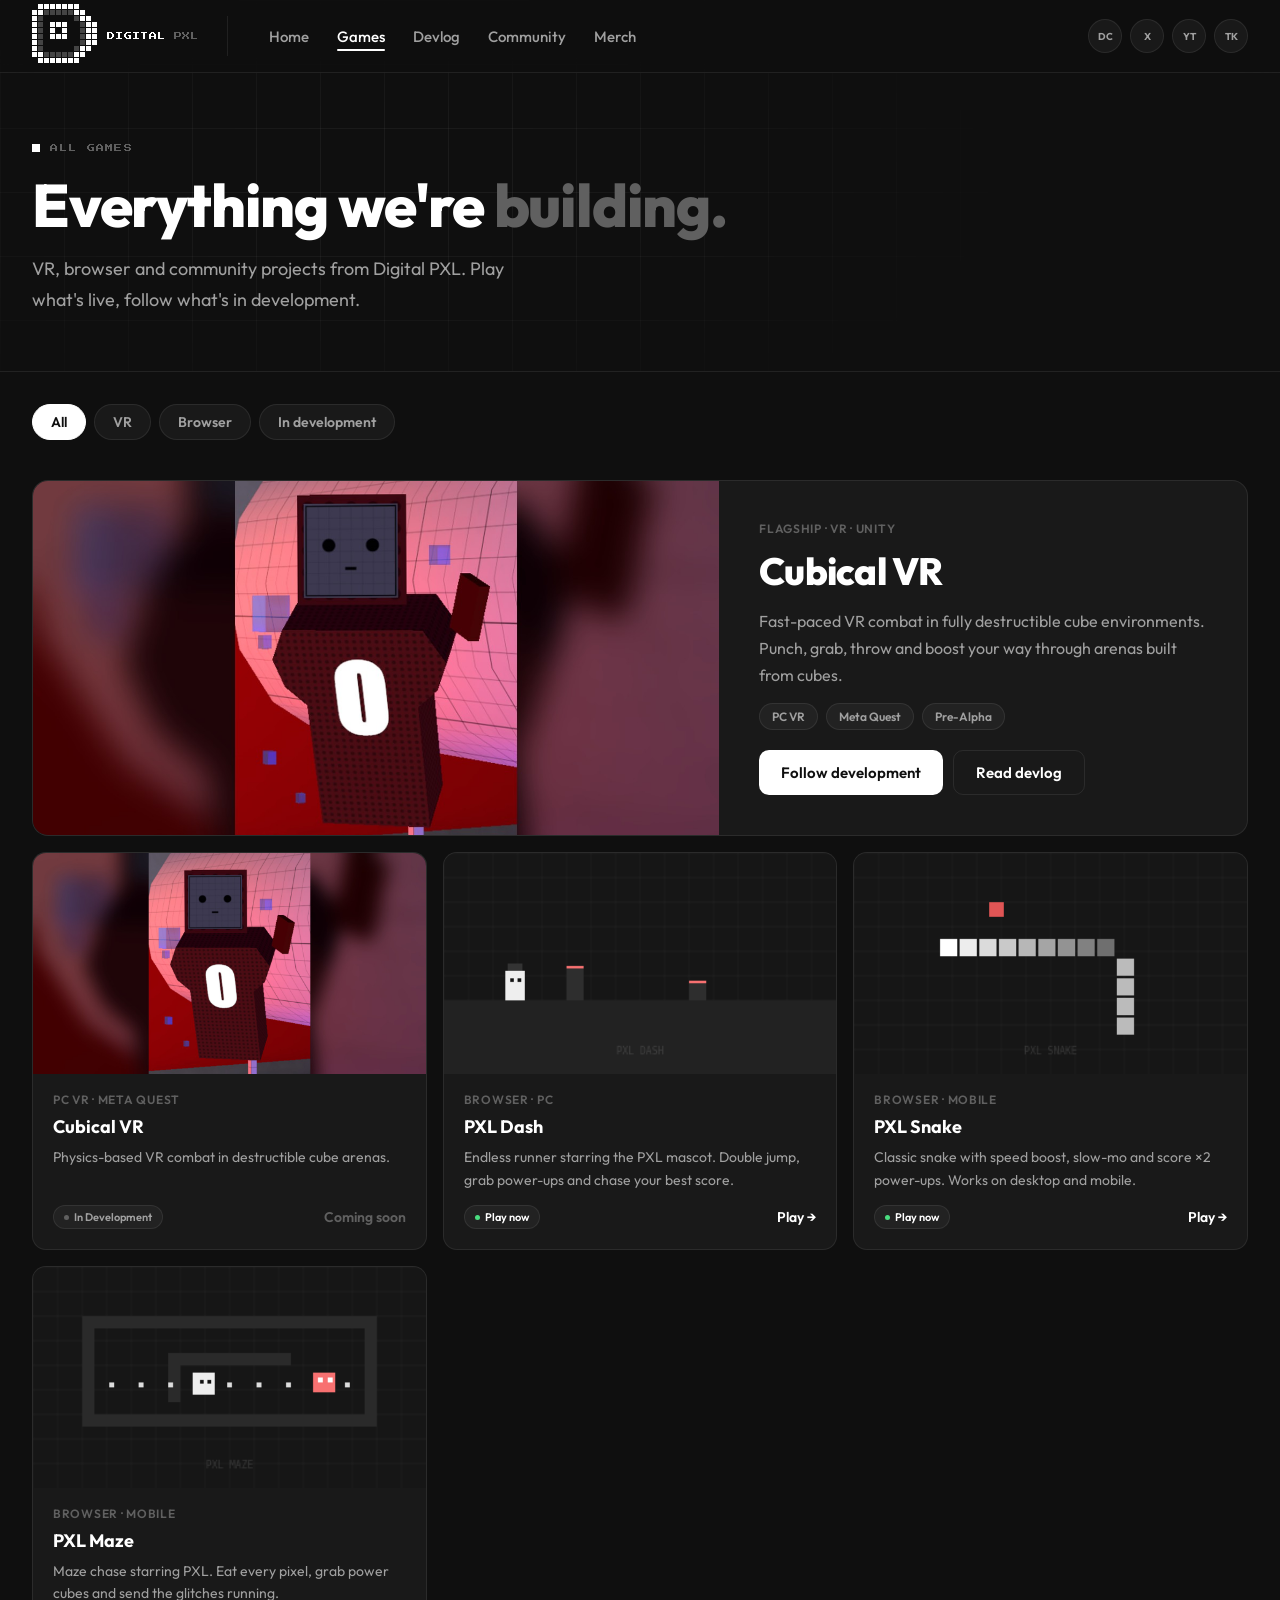
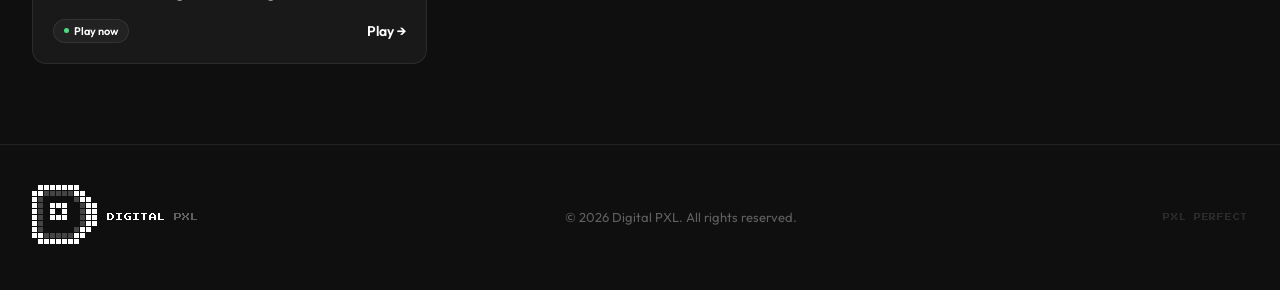
<file: games.html>
<!DOCTYPE html>
<html lang="en">
<head>
  <link rel="icon" href="/favicon.ico" sizes="any">
  <link rel="icon" type="image/png" href="/favicon.png">
  <link rel="apple-touch-icon" href="/apple-touch-icon.png">
<meta charset="UTF-8">
<meta name="viewport" content="width=device-width, initial-scale=1.0">
<title>Games — Digital PXL</title>
<link rel="preconnect" href="https://fonts.googleapis.com">
<link href="https://fonts.googleapis.com/css2?family=Outfit:wght@300;400;500;600;700;800&family=Press+Start+2P&display=swap" rel="stylesheet">
<style>
*, *::before, *::after { box-sizing: border-box; margin: 0; padding: 0; }
html { scroll-behavior: smooth; }
:root {
  --page-bg: #0f0f0f; --surface: #191919; --surface2: #222;
  --border: rgba(255,255,255,0.08); --border2: rgba(255,255,255,0.05);
  --white: #fff; --black: #0f0f0f; --grey1: #e8e8e8; --grey2: #a0a0a0; --grey3: #606060;
  --nav-height: 72px; --page-max: 1280px;
  --font: 'Outfit', sans-serif; --pixel: 'Press Start 2P', monospace;
}
body { background: var(--page-bg); color: var(--white); font-family: var(--font); overflow-x: hidden; -webkit-font-smoothing: antialiased; }
a { text-decoration: none; color: inherit; }

/* NAV */
header { position: fixed; top: 0; left: 0; right: 0; z-index: 200; background: rgba(15,15,15,0.7); backdrop-filter: blur(20px); -webkit-backdrop-filter: blur(20px); border-bottom: 1px solid var(--border); }
.nav-inner { max-width: var(--page-max); margin: 0 auto; padding: 0 32px; height: var(--nav-height); display: flex; align-items: center; }
.nav-logo { display: flex; align-items: center; gap: 10px; flex-shrink: 0; }
.nav-logo-icon, .footer-logo-icon { display: grid; grid-template-columns: repeat(11,5px); gap: 1px; image-rendering: pixelated; }
.nav-logo-icon div, .footer-logo-icon div { width: 5px; height: 5px; }
.nav-logo-name, .footer-logo-name { font-family: var(--pixel); font-size: 8px; letter-spacing: 0.04em; white-space: nowrap; }
.nav-logo-name span, .footer-logo-name span { color: var(--grey3); }
.nav-sep { width: 1px; height: 40px; background: var(--border); margin: 0 28px; flex-shrink: 0; }
nav { flex: 1; }
nav ul { display: flex; align-items: center; gap: 2px; list-style: none; }
nav ul a { font-size: 15px; font-weight: 500; color: var(--grey2); padding: 7px 13px; border-radius: 100px; transition: color 0.15s; display: block; position: relative; }
nav ul a::after { content: ''; position: absolute; bottom: 2px; left: 13px; width: 0; height: 2px; background: var(--white); border-radius: 2px; transition: width 0.2s; }
nav ul a:hover, nav ul a.active { color: var(--white); }
nav ul a:hover::after, nav ul a.active::after { width: calc(100% - 26px); }
.nav-right { display: flex; align-items: center; gap: 8px; margin-left: auto; }
.nav-social { width: 34px; height: 34px; display: flex; align-items: center; justify-content: center; border-radius: 50%; background: var(--surface); border: 1px solid var(--border); font-size: 10px; font-weight: 700; color: var(--grey2); transition: all 0.15s; }
.nav-social:hover { background: var(--surface2); color: var(--white); }

/* PAGE HEADER */
.page-head { padding-top: var(--nav-height); position: relative; border-bottom: 1px solid var(--border); }
.page-head-grid { position: absolute; inset: 0; background-image: linear-gradient(var(--border2) 1px, transparent 1px), linear-gradient(90deg, var(--border2) 1px, transparent 1px); background-size: 64px 64px; pointer-events: none; mask-image: radial-gradient(ellipse 70% 100% at 30% 50%, black 10%, transparent 75%); -webkit-mask-image: radial-gradient(ellipse 70% 100% at 30% 50%, black 10%, transparent 75%); }
.page-head-inner { max-width: var(--page-max); margin: 0 auto; padding: 72px 32px 56px; position: relative; }
.eyebrow { font-family: var(--pixel); font-size: 8px; color: var(--grey3); letter-spacing: 0.15em; display: flex; align-items: center; gap: 10px; margin-bottom: 20px; }
.eyebrow::before { content: ''; width: 8px; height: 8px; background: var(--white); display: block; }
.page-title { font-size: clamp(36px,5vw,60px); font-weight: 800; letter-spacing: -0.02em; line-height: 1.1; margin-bottom: 16px; }
.page-title em { font-style: normal; color: var(--grey3); }
.page-desc { font-size: 18px; color: var(--grey2); line-height: 1.7; max-width: 520px; }

/* FILTERS */
.filters { max-width: var(--page-max); margin: 0 auto; padding: 32px 32px 0; display: flex; gap: 8px; flex-wrap: wrap; }
.filter { font-family: var(--font); font-size: 14px; font-weight: 600; color: var(--grey2); background: var(--surface); border: 1px solid var(--border); border-radius: 100px; padding: 8px 18px; cursor: pointer; transition: all 0.15s; }
.filter:hover { color: var(--white); border-color: rgba(255,255,255,0.18); }
.filter.active { background: var(--white); color: var(--black); border-color: var(--white); }

/* FEATURED */
.section { max-width: var(--page-max); margin: 0 auto; padding: 40px 32px 80px; }
.featured { display: grid; grid-template-columns: 1.3fr 1fr; background: var(--surface); border: 1px solid var(--border); border-radius: 16px; overflow: hidden; margin-bottom: 16px; }
.featured-img { background: var(--surface2); min-height: 340px; position: relative; overflow: hidden; }
.featured-img img, .featured-img canvas { width: 100%; height: 100%; display: block; object-fit: cover; position: absolute; inset: 0; }
.featured-body { padding: 40px; display: flex; flex-direction: column; justify-content: center; gap: 14px; }
.tag { font-size: 12px; font-weight: 600; color: var(--grey3); text-transform: uppercase; letter-spacing: 0.06em; }
.featured-title { font-size: clamp(26px,3vw,38px); font-weight: 800; letter-spacing: -0.02em; line-height: 1.15; }
.featured-desc { font-size: 16px; color: var(--grey2); line-height: 1.7; }
.chips { display: flex; gap: 8px; flex-wrap: wrap; }
.chip { font-size: 12px; font-weight: 600; color: var(--grey2); background: var(--surface2); border: 1px solid var(--border); border-radius: 100px; padding: 5px 12px; }
.btn { display: inline-flex; align-items: center; gap: 8px; font-family: var(--font); font-size: 15px; font-weight: 600; padding: 12px 22px; border-radius: 10px; transition: all 0.15s; width: fit-content; }
.btn-white { background: var(--white); color: var(--black); }
.btn-white:hover { background: var(--grey1); transform: translateY(-1px); }
.btn-outline { border: 1px solid var(--border); color: var(--white); }
.btn-outline:hover { background: var(--surface2); border-color: rgba(255,255,255,0.18); }
.btn-row { display: flex; gap: 10px; flex-wrap: wrap; margin-top: 6px; }

/* GRID */
.games-grid { display: grid; grid-template-columns: repeat(3,1fr); gap: 16px; }
.game-card { background: var(--surface); border: 1px solid var(--border); border-radius: 14px; overflow: hidden; transition: border-color 0.15s, transform 0.2s; display: flex; flex-direction: column; }
.game-card:hover { border-color: rgba(255,255,255,0.18); transform: translateY(-3px); }
.game-card.hide { display: none; }
.game-thumb { width: 100%; aspect-ratio: 16/9; background: var(--surface2); overflow: hidden; }
.game-thumb canvas { width: 100%; height: 100%; object-fit: cover; display: block; }
.game-body { padding: 18px 20px 20px; display: flex; flex-direction: column; gap: 8px; flex: 1; }
.game-name { font-size: 18px; font-weight: 700; }
.game-desc { font-size: 14px; color: var(--grey2); line-height: 1.6; flex: 1; }
.game-foot { display: flex; justify-content: space-between; align-items: center; margin-top: 6px; }
.pill { display: inline-flex; align-items: center; gap: 5px; background: var(--surface2); border: 1px solid var(--border); border-radius: 100px; padding: 4px 10px; font-size: 11px; font-weight: 600; color: var(--grey2); }
.pill-dot { width: 5px; height: 5px; border-radius: 50%; background: var(--grey3); }
.pill.live { color: var(--white); }
.pill.live .pill-dot { background: #4ade80; animation: pulse 1.5s ease-in-out infinite; }
@keyframes pulse { 0%,100%{opacity:1} 50%{opacity:0.4} }
.play-link { font-size: 14px; font-weight: 600; color: var(--white); transition: opacity 0.15s; }
.play-link:hover { opacity: 0.7; }
.play-link.muted { color: var(--grey3); pointer-events: none; }

/* FOOTER */
footer { border-top: 1px solid var(--border); }
.footer-inner { max-width: var(--page-max); margin: 0 auto; padding: 40px 32px; display: flex; justify-content: space-between; align-items: center; gap: 16px; flex-wrap: wrap; }
.footer-logo { display: flex; align-items: center; gap: 10px; }
.footer-copy { font-size: 13px; color: var(--grey3); }
.footer-pixel { font-family: var(--pixel); font-size: 7px; color: rgba(255,255,255,0.12); letter-spacing: 0.1em; }

@media(max-width:1024px){ .featured { grid-template-columns: 1fr; } .featured-img { min-height: 240px; } .games-grid { grid-template-columns: 1fr 1fr; } }
@media(max-width:768px){ nav ul { display: none; } .nav-sep { display: none; } .nav-inner, .page-head-inner, .filters, .section, .footer-inner { padding-left: 20px; padding-right: 20px; } .featured-body { padding: 28px 22px; } }
@media(max-width:560px){ .games-grid { grid-template-columns: 1fr; } }
</style>
</head>
<body>

<header>
  <div class="nav-inner">
    <a href="index.html" class="nav-logo">
      <div class="nav-logo-icon" id="navIcon"></div>
      <span class="nav-logo-name">DIGITAL <span>PXL</span></span>
    </a>
    <div class="nav-sep"></div>
    <nav><ul>
      <li><a href="index.html">Home</a></li>
      <li><a href="games.html" class="active">Games</a></li>
      <li><a href="devlog.html">Devlog</a></li>
      <li><a href="index.html#community">Community</a></li>
      <li><a href="merch.html">Merch</a></li>
    </ul></nav>
    <div class="nav-right">
      <a class="nav-social" href="https://discord.gg/RzZQqpJEzV">DC</a>
      <a class="nav-social" href="https://x.com/_DigitalPXL">X</a>
      <a class="nav-social" href="https://www.youtube.com/@digitalpxl">YT</a>
      <a class="nav-social" href="https://www.tiktok.com/@digital.pxl">TK</a>
    </div>
  </div>
</header>

<div class="page-head">
  <div class="page-head-grid"></div>
  <div class="page-head-inner">
    <div class="eyebrow">ALL GAMES</div>
    <h1 class="page-title">Everything we're <em>building.</em></h1>
    <p class="page-desc">VR, browser and community projects from Digital PXL. Play what's live, follow what's in development.</p>
  </div>
</div>

<div class="filters">
  <button class="filter active" data-f="all">All</button>
  <button class="filter" data-f="vr">VR</button>
  <button class="filter" data-f="browser">Browser</button>
  <button class="filter" data-f="soon">In development</button>
</div>

<div class="section">

  <!-- FEATURED -->
  <div class="featured">
    <div class="featured-img"><img src="cubical-vr.jpg" alt="Cubical VR gameplay"></div>
    <div class="featured-body">
      <div class="tag">Flagship · VR · Unity</div>
      <h2 class="featured-title">Cubical VR</h2>
      <p class="featured-desc">Fast-paced VR combat in fully destructible cube environments. Punch, grab, throw and boost your way through arenas built from cubes.</p>
      <div class="chips"><span class="chip">PC VR</span><span class="chip">Meta Quest</span><span class="chip">Pre-Alpha</span></div>
      <div class="btn-row">
        <a href="https://discord.gg/RzZQqpJEzV" class="btn btn-white">Follow development</a>
        <a href="devlog.html" class="btn btn-outline">Read devlog</a>
      </div>
    </div>
  </div>

  <!-- GRID -->
  <div class="games-grid" id="grid">

    <div class="game-card" data-cat="vr soon">
      <div class="game-thumb" id="t1"></div>
      <div class="game-body">
        <div class="tag">PC VR · Meta Quest</div>
        <div class="game-name">Cubical VR</div>
        <p class="game-desc">Physics-based VR combat in destructible cube arenas.</p>
        <div class="game-foot"><span class="pill"><span class="pill-dot"></span>In Development</span><a class="play-link muted">Coming soon</a></div>
      </div>
    </div>

    <div class="game-card" data-cat="browser">
      <div class="game-thumb" id="t2"></div>
      <div class="game-body">
        <div class="tag">Browser · PC</div>
        <div class="game-name">PXL Dash</div>
        <p class="game-desc">Endless runner starring the PXL mascot. Double jump, grab power-ups and chase your best score.</p>
        <div class="game-foot"><span class="pill live"><span class="pill-dot"></span>Play now</span><a class="play-link" href="pxl_dash.html">Play →</a></div>
      </div>
    </div>

    <div class="game-card" data-cat="browser">
      <div class="game-thumb" id="t3"></div>
      <div class="game-body">
        <div class="tag">Browser · Mobile</div>
        <div class="game-name">PXL Snake</div>
        <p class="game-desc">Classic snake with speed boost, slow-mo and score ×2 power-ups. Works on desktop and mobile.</p>
        <div class="game-foot"><span class="pill live"><span class="pill-dot"></span>Play now</span><a class="play-link" href="digital_pxl_snake.html">Play →</a></div>
      </div>
    </div>

    <div class="game-card" data-cat="browser">
      <div class="game-thumb" id="t4"></div>
      <div class="game-body">
        <div class="tag">Browser · Mobile</div>
        <div class="game-name">PXL Maze</div>
        <p class="game-desc">Maze chase starring PXL. Eat every pixel, grab power cubes and send the glitches running.</p>
        <div class="game-foot"><span class="pill live"><span class="pill-dot"></span>Play now</span><a class="play-link" href="pxl_maze.html">Play →</a></div>
      </div>
    </div>

  </div>
</div>

<footer>
  <div class="footer-inner">
    <div class="footer-logo"><div class="footer-logo-icon" id="footerIcon"></div><span class="footer-logo-name">DIGITAL <span>PXL</span></span></div>
    <span class="footer-copy">© 2026 Digital PXL. All rights reserved.</span>
    <span class="footer-pixel">PXL PERFECT</span>
  </div>
</footer>

<script>
const iconGrid=[[0,1,1,1,1,1,1,1,0,0,0],[1,1,2,2,2,2,2,1,1,0,0],[1,2,0,0,0,0,0,2,1,1,0],[1,2,0,1,1,1,0,0,2,1,1],[1,2,0,1,0,1,0,0,2,1,1],[1,2,0,1,1,1,0,0,2,1,1],[1,2,0,0,0,0,0,0,2,1,1],[1,2,0,0,0,0,0,2,1,1,0],[1,1,2,2,2,2,2,1,1,0,0],[0,1,1,1,1,1,1,1,0,0,0],[0,0,0,0,0,0,0,0,0,0,0]];
function drawIcon(id){const el=document.getElementById(id);if(!el)return;iconGrid.forEach(r=>r.forEach(v=>{const d=document.createElement('div');d.style.background=v===1?'#fff':v===2?'#444':'transparent';el.appendChild(d);}));}
drawIcon('navIcon');drawIcon('footerIcon');

// Filters
document.querySelectorAll('.filter').forEach(b=>b.addEventListener('click',()=>{
  document.querySelectorAll('.filter').forEach(x=>x.classList.remove('active'));
  b.classList.add('active');
  const f=b.dataset.f;
  document.querySelectorAll('.game-card').forEach(c=>c.classList.toggle('hide',f!=='all'&&!c.dataset.cat.split(' ').includes(f)));
}));

// Thumbs
function thumb(id,label,fn){
  const el=document.getElementById(id);if(!el)return;
  const c=document.createElement('canvas');c.width=320;c.height=180;const ctx=c.getContext('2d');
  ctx.fillStyle='#161616';ctx.fillRect(0,0,320,180);
  ctx.strokeStyle='rgba(255,255,255,0.035)';
  for(let x=0;x<320;x+=20){ctx.beginPath();ctx.moveTo(x,0);ctx.lineTo(x,180);ctx.stroke();}
  for(let y=0;y<180;y+=20){ctx.beginPath();ctx.moveTo(0,y);ctx.lineTo(320,y);ctx.stroke();}
  if(fn)fn(ctx);
  ctx.fillStyle='rgba(255,255,255,0.14)';ctx.font="8px 'Press Start 2P',monospace";ctx.textAlign='center';ctx.fillText(label,160,164);
  c.style.cssText='width:100%;height:100%;object-fit:cover;display:block;';el.appendChild(c);
}
(function(){const el=document.getElementById('t1');if(!el)return;const i=new Image();i.src='cubical-vr.jpg';i.alt='Cubical VR';i.style.cssText='width:100%;height:100%;object-fit:cover;display:block;';el.appendChild(i);})();
thumb('t2','PXL DASH',ctx=>{ctx.fillStyle='#222';ctx.fillRect(0,120,320,60);ctx.fillStyle='#f87171';[[100,92,14,28],[200,104,14,16]].forEach(([x,y,w,h])=>{ctx.fillStyle='#2e2e2e';ctx.fillRect(x,y,w,h);ctx.fillStyle='#f87171';ctx.fillRect(x,y,w,2);});ctx.fillStyle='#eee';ctx.fillRect(50,96,16,24);ctx.fillStyle='#333';ctx.fillRect(52,90,12,6);ctx.fillStyle='#111';ctx.fillRect(54,102,3,3);ctx.fillRect(60,102,3,3);});
thumb('t3','PXL SNAKE',ctx=>{for(let i=0;i<9;i++){const v=255-i*18;ctx.fillStyle=`rgb(${v},${v},${v})`;ctx.fillRect(70+i*16,70,14,14);}for(let i=0;i<4;i++){ctx.fillStyle='#bbb';ctx.fillRect(214,70+(i+1)*16,14,14);}ctx.fillStyle='#e05555';ctx.fillRect(110,40,12,12);});
thumb('t4','PXL MAZE',ctx=>{ctx.fillStyle='#2a2a2a';[[40,40,240,10],[40,120,240,10],[40,40,10,90],[270,40,10,90],[110,70,100,10],[110,70,10,40]].forEach(([x,y,w,h])=>ctx.fillRect(x,y,w,h));ctx.fillStyle='#ddd';for(let i=0;i<9;i++)ctx.fillRect(62+i*24,94,4,4);ctx.fillStyle='#eee';ctx.fillRect(130,86,18,18);ctx.fillStyle='#111';ctx.fillRect(136,92,3,3);ctx.fillRect(142,92,3,3);ctx.fillStyle='#f87171';ctx.fillRect(228,86,18,16);ctx.fillStyle='#fff';ctx.fillRect(232,90,4,4);ctx.fillRect(240,90,4,4);});
</script>
</body>
</html>
</file>
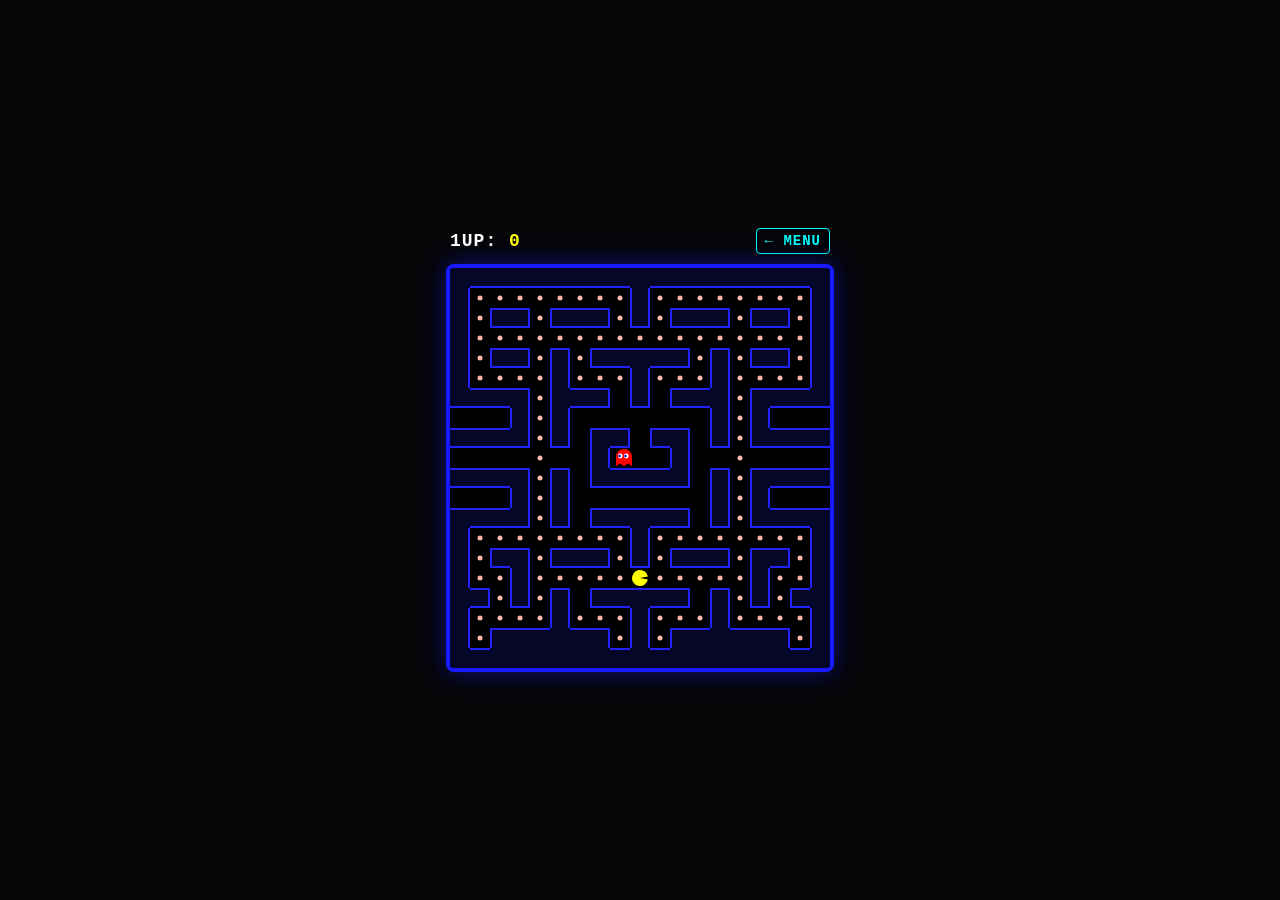
<file: pacman/game1.html>
<!DOCTYPE html>
<html>
<head>
  <link rel="icon" href="/favicon.ico" sizes="any">
  <link rel="icon" type="image/png" href="/favicon.png">
  <link rel="apple-touch-icon" href="/apple-touch-icon.png">
    <meta charset="UTF-8">
    <title>PAC-MAN - 1 Ghost</title>
    <style>
        body {
            background-color: #050508;
            color: white;
            font-family: 'Courier New', Courier, monospace;
            display: flex;
            flex-direction: column;
            align-items: center;
            justify-content: center;
            height: 100vh;
            margin: 0;
        }
        #hud {
            width: 380px;
            display: flex;
            justify-content: space-between;
            align-items: center;
            font-size: 18px;
            font-weight: bold;
            margin-bottom: 10px;
            letter-spacing: 1px;
        }
        #hud a {
            color: #00ffff;
            text-decoration: none;
            font-size: 14px;
            border: 1px solid #00ffff;
            padding: 4px 8px;
            border-radius: 4px;
        }
        #hud a:hover {
            background-color: #00ffff;
            color: #000;
        }
        canvas {
            border: 4px solid #1919ff;
            border-radius: 8px;
            background-color: #000;
            box-shadow: 0 0 25px rgba(25, 25, 255, 0.45);
        }
    </style>
</head>
<body>

    <div id="hud">
        <span>1UP: <span id="score" style="color:#ffff00;">0</span></span>
        <a href="index.html">← MENU</a>
    </div>
    <canvas id="gameCanvas" width="380" height="400"></canvas>

    <script>
        var canvas = document.getElementById("gameCanvas");
        var ctx = canvas.getContext("2d");
        var scoreElement = document.getElementById("score");

        var tileSize = 20;
        var score = 0;
        var gameOver = false;
        var gameWon = false;
        var frameCount = 0;

        var mapLayout = [
            "1111111111111111111",
            "1000000001000000001",
            "1011011101011101101",
            "1000000000000000001",
            "1011010111110101101",
            "1000010001000100001",
            "1111011121211101111",
            "2221012222222101222",
            "1111012112112101111",
            "2222022122212202222",
            "1111012111112101111",
            "2221012222222101222",
            "1111012111112101111",
            "1000000001000000001",
            "1011011101011101101",
            "1001000002000001001",
            "1101012111112101011",
            "1000010001000100001",
            "1011111101011111101",
            "1111111111111111111"
        ];

        var map = [];
        for (var r = 0; r < mapLayout.length; r++) {
            map[r] = [];
            for (var c = 0; c < mapLayout[r].length; c++) {
                map[r][c] = parseInt(mapLayout[r].charAt(c));
            }
        }

        var pacman = {
            x: 9 * tileSize,
            y: 15 * tileSize,
            radius: 8,
            speed: 2,
            dirX: 0,
            dirY: 0,
            nextDirX: 0,
            nextDirY: 0
        };

        // Add/uncomment ghosts for game2.html, game3.html, and game4.html:
        var ghosts = [
            { x: 9 * tileSize,  y: 7 * tileSize, radius: 8, speed: 2, dirX: 1,  dirY: 0, color: "#ff0000" } // Blinky
            // ,{ x: 8 * tileSize,  y: 7 * tileSize, radius: 8, speed: 2, dirX: -1, dirY: 0, color: "#ffb8ff" } // Pinky
            // ,{ x: 10 * tileSize, y: 7 * tileSize, radius: 8, speed: 2, dirX: 1,  dirY: 0, color: "#00ffff" } // Inky
            // ,{ x: 9 * tileSize,  y: 9 * tileSize, radius: 8, speed: 2, dirX: -1, dirY: 0, color: "#ffb852" } // Clyde
        ];

        window.addEventListener("keydown", function(e) {
            if(["ArrowUp","ArrowDown","ArrowLeft","ArrowRight"].indexOf(e.key) > -1) {
                e.preventDefault(); 
            }
            switch(e.key) {
                case "ArrowUp":    pacman.nextDirX = 0;  pacman.nextDirY = -1; break;
                case "ArrowDown":  pacman.nextDirX = 0;  pacman.nextDirY = 1;  break;
                case "ArrowLeft":  pacman.nextDirX = -1; pacman.nextDirY = 0;  break;
                case "ArrowRight": pacman.nextDirX = 1;  pacman.nextDirY = 0;  break;
            }
        });

        function isWallAt(tileX, tileY) {
            if (tileX < 0 || tileX >= mapLayout[0].length) return false;
            if (tileY < 0 || tileY >= map.length) return true;
            return map[tileY][tileX] === 1;
        }

        function updatePacman() {
            if (pacman.x % tileSize === 0 && pacman.y % tileSize === 0) {
                var currentTileX = Math.floor(pacman.x / tileSize);
                var currentTileY = Math.floor(pacman.y / tileSize);

                if (map[currentTileY] && map[currentTileY][currentTileX] === 0) {
                    map[currentTileY][currentTileX] = 2; 
                    score += 10;
                    scoreElement.innerText = score;
                    checkWinCondition();
                }

                if (!isWallAt(currentTileX + pacman.nextDirX, currentTileY + pacman.nextDirY)) {
                    pacman.dirX = pacman.nextDirX;
                    pacman.dirY = pacman.nextDirY;
                }

                if (isWallAt(currentTileX + pacman.dirX, currentTileY + pacman.dirY)) {
                    pacman.dirX = 0;
                    pacman.dirY = 0;
                }
            }

            pacman.x += pacman.dirX * pacman.speed;
            pacman.y += pacman.dirY * pacman.speed;

            if (pacman.x < 0) pacman.x = canvas.width - tileSize;
            if (pacman.x >= canvas.width) pacman.x = 0;
        }

        function updateGhosts() {
            for (var g = 0; g < ghosts.length; g++) {
                var ghost = ghosts[g];
                if (ghost.x % tileSize === 0 && ghost.y % tileSize === 0) {
                    var currentTileX = Math.floor(ghost.x / tileSize);
                    var currentTileY = Math.floor(ghost.y / tileSize);

                    var directions = [
                        {x: 1, y: 0}, {x: -1, y: 0},
                        {x: 0, y: 1}, {x: 0, y: -1}
                    ];
                    
                    var validDirs = [];
                    for (var i = 0; i < directions.length; i++) {
                        var d = directions[i];
                        if (d.x === -ghost.dirX && d.y === -ghost.dirY) continue;
                        if (!isWallAt(currentTileX + d.x, currentTileY + d.y)) {
                            validDirs.push(d);
                        }
                    }

                    if (validDirs.length === 0) {
                        if (!isWallAt(currentTileX - ghost.dirX, currentTileY - ghost.dirY)) {
                            ghost.dirX = -ghost.dirX;
                            ghost.dirY = -ghost.dirY;
                        }
                    } else {
                        var chosen = validDirs[Math.floor(Math.random() * validDirs.length)];
                        ghost.dirX = chosen.x;
                        ghost.dirY = chosen.y;
                    }
                }

                ghost.x += ghost.dirX * ghost.speed;
                ghost.y += ghost.dirY * ghost.speed;

                if (ghost.x < 0) ghost.x = canvas.width - tileSize;
                if (ghost.x >= canvas.width) ghost.x = 0;
            }
        }

        function checkCollisions() {
            for (var g = 0; g < ghosts.length; g++) {
                var ghost = ghosts[g];
                var dist = Math.hypot((pacman.x + tileSize/2) - (ghost.x + tileSize/2), (pacman.y + tileSize/2) - (ghost.y + tileSize/2));
                if (dist < pacman.radius + ghost.radius - 2) {
                    gameOver = true;
                }
            }
        }

        function checkWinCondition() {
            for (var row = 0; row < map.length; row++) {
                if (map[row].indexOf(0) > -1) return;
            }
            gameWon = true;
        }

        // UPGRADED: Connected hollow neon blue arcade walls + glowing pellets
        function drawMap() {
            ctx.strokeStyle = "#2121ff";
            ctx.lineWidth = 2;

            for (var r = 0; r < map.length; r++) {
                for (var c = 0; c < map[r].length; c++) {
                    var x = c * tileSize;
                    var y = r * tileSize;

                    if (map[r][c] === 1) {
                        // Subtle dark navy fill inside wall blocks
                        ctx.fillStyle = "#060628";
                        ctx.fillRect(x, y, tileSize, tileSize);

                        // Only draw bright blue borders on edges exposed to corridors
                        var topOpen    = r > 0 && map[r - 1][c] !== 1;
                        var bottomOpen = r < map.length - 1 && map[r + 1][c] !== 1;
                        var leftOpen   = c > 0 && map[r][c - 1] !== 1;
                        var rightOpen  = c < map[r].length - 1 && map[r][c + 1] !== 1;

                        ctx.beginPath();
                        if (topOpen)    { ctx.moveTo(x, y + 1); ctx.lineTo(x + tileSize, y + 1); }
                        if (bottomOpen) { ctx.moveTo(x, y + tileSize - 1); ctx.lineTo(x + tileSize, y + tileSize - 1); }
                        if (leftOpen)   { ctx.moveTo(x + 1, y); ctx.lineTo(x + 1, y + tileSize); }
                        if (rightOpen)  { ctx.moveTo(x + tileSize - 1, y); ctx.lineTo(x + tileSize - 1, y + tileSize); }
                        ctx.stroke();
                    } else if (map[r][c] === 0) {
                        ctx.fillStyle = "#ffb8ae";
                        ctx.beginPath();
                        ctx.arc(x + tileSize/2, y + tileSize/2, 2.5, 0, Math.PI * 2);
                        ctx.fill();
                    }
                }
            }
        }

        // UPGRADED: Smooth chomping animation
        function drawPacman() {
            var cx = pacman.x + tileSize / 2;
            var cy = pacman.y + tileSize / 2;

            var rotation = 0;
            if (pacman.dirX === 1) rotation = 0;
            else if (pacman.dirX === -1) rotation = Math.PI;
            else if (pacman.dirY === 1) rotation = Math.PI * 0.5;
            else if (pacman.dirY === -1) rotation = Math.PI * 1.5;

            var mouthAngle = (pacman.dirX !== 0 || pacman.dirY !== 0)
                ? 0.05 + Math.abs(Math.sin(frameCount * 0.25)) * 0.32
                : 0.2;

            ctx.fillStyle = "#ffff00";
            ctx.beginPath();
            ctx.arc(cx, cy, pacman.radius, rotation + mouthAngle, rotation + Math.PI * 2 - mouthAngle);
            ctx.lineTo(cx, cy);
            ctx.closePath();
            ctx.fill();
        }

        // UPGRADED: Classic wavy-skirted ghosts with directional eyes
        function drawGhosts() {
            for (var g = 0; g < ghosts.length; g++) {
                var ghost = ghosts[g];
                var cx = ghost.x + tileSize / 2;
                var cy = ghost.y + tileSize / 2;
                var r = ghost.radius;

                // Ghost body (domed top + wavy bottom)
                ctx.fillStyle = ghost.color;
                ctx.beginPath();
                ctx.arc(cx, cy - 1, r, Math.PI, 0, false);
                ctx.lineTo(cx + r, cy + r);
                ctx.lineTo(cx + r * 0.5, cy + r - 2.5);
                ctx.lineTo(cx, cy + r);
                ctx.lineTo(cx - r * 0.5, cy + r - 2.5);
                ctx.lineTo(cx - r, cy + r);
                ctx.closePath();
                ctx.fill();

                // White eyes
                var eyeOffsetX = ghost.dirX * 1.5;
                var eyeOffsetY = ghost.dirY * 1.5;
                ctx.fillStyle = "#ffffff";
                ctx.beginPath();
                ctx.arc(cx - 3 + eyeOffsetX * 0.5, cy - 2 + eyeOffsetY * 0.5, 2.4, 0, Math.PI * 2);
                ctx.arc(cx + 3 + eyeOffsetX * 0.5, cy - 2 + eyeOffsetY * 0.5, 2.4, 0, Math.PI * 2);
                ctx.fill();

                // Blue pupils looking in movement direction
                ctx.fillStyle = "#0000cc";
                ctx.beginPath();
                ctx.arc(cx - 3 + eyeOffsetX, cy - 2 + eyeOffsetY, 1.2, 0, Math.PI * 2);
                ctx.arc(cx + 3 + eyeOffsetX, cy - 2 + eyeOffsetY, 1.2, 0, Math.PI * 2);
                ctx.fill();
            }
        }

        function gameLoop() {
            frameCount++;
            ctx.clearRect(0, 0, canvas.width, canvas.height);

            drawMap();
            
            if (!gameOver && !gameWon) {
                updatePacman();
                updateGhosts();
                checkCollisions();
            }

            drawPacman();
            drawGhosts();

            if (gameOver) {
                ctx.fillStyle = "rgba(0, 0, 0, 0.75)";
                ctx.fillRect(0, canvas.height/2 - 30, canvas.width, 50);
                ctx.fillStyle = "#ff2a2a";
                ctx.font = "bold 26px 'Courier New', monospace";
                ctx.textAlign = "center";
                ctx.fillText("GAME OVER", canvas.width / 2, canvas.height / 2 + 4);
                return;
            }

            if (gameWon) {
                ctx.fillStyle = "rgba(0, 0, 0, 0.75)";
                ctx.fillRect(0, canvas.height/2 - 30, canvas.width, 50);
                ctx.fillStyle = "#00ff66";
                ctx.font = "bold 26px 'Courier New', monospace";
                ctx.textAlign = "center";
                ctx.fillText("STAGE CLEAR!", canvas.width / 2, canvas.height / 2 + 4);
                return;
            }

            requestAnimationFrame(gameLoop);
        }

        gameLoop();
    </script>
</body>
</html>
</file>
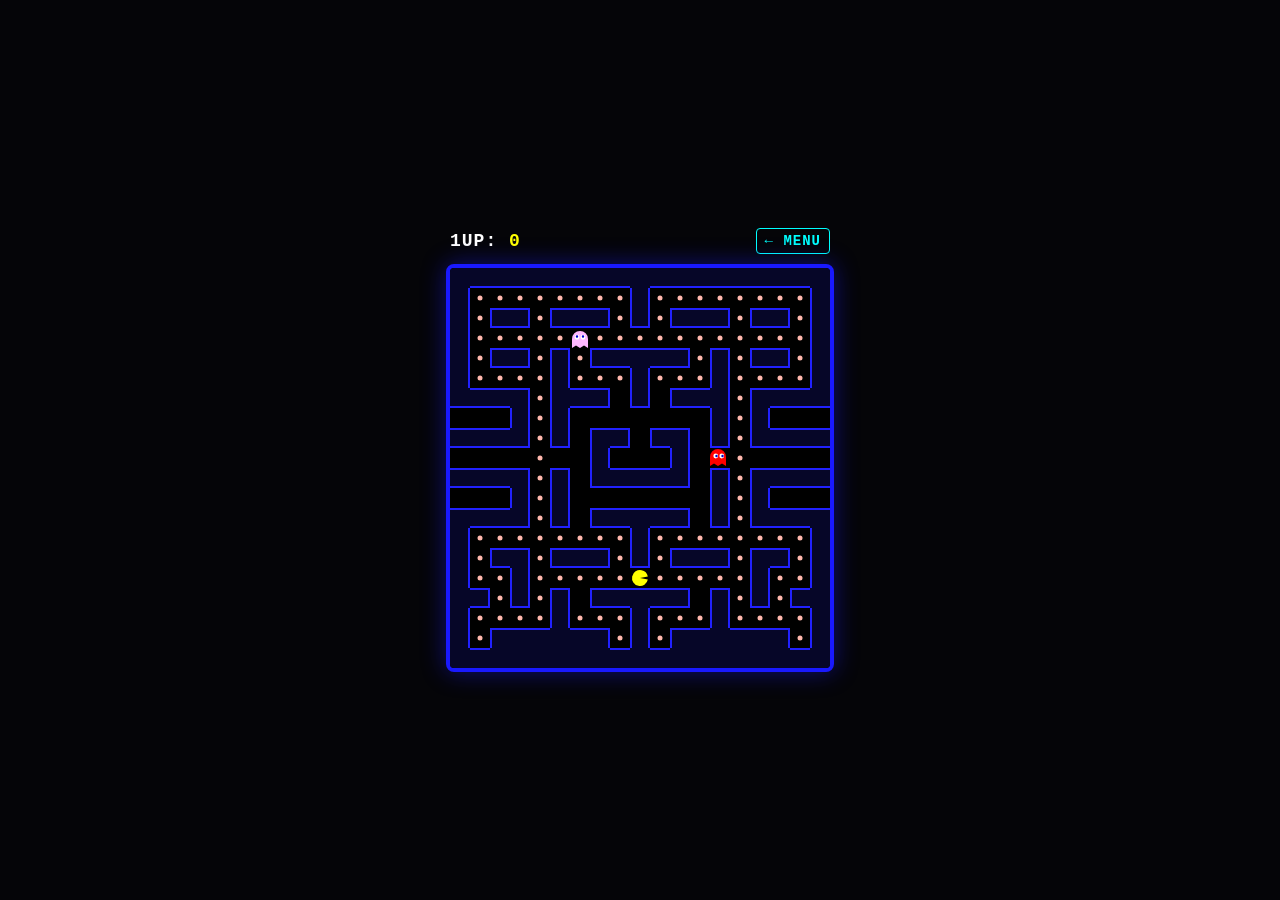
<file: pacman/game2.html>
<!DOCTYPE html>
<html>
<head>
  <link rel="icon" href="/favicon.ico" sizes="any">
  <link rel="icon" type="image/png" href="/favicon.png">
  <link rel="apple-touch-icon" href="/apple-touch-icon.png">
    <meta charset="UTF-8">
    <title>PAC-MAN - 2 Ghosts</title>
    <style>
        body {
            background-color: #050508;
            color: white;
            font-family: 'Courier New', Courier, monospace;
            display: flex;
            flex-direction: column;
            align-items: center;
            justify-content: center;
            height: 100vh;
            margin: 0;
        }
        #hud {
            width: 380px;
            display: flex;
            justify-content: space-between;
            align-items: center;
            font-size: 18px;
            font-weight: bold;
            margin-bottom: 10px;
            letter-spacing: 1px;
        }
        #hud a {
            color: #00ffff;
            text-decoration: none;
            font-size: 14px;
            border: 1px solid #00ffff;
            padding: 4px 8px;
            border-radius: 4px;
        }
        #hud a:hover {
            background-color: #00ffff;
            color: #000;
        }
        canvas {
            border: 4px solid #1919ff;
            border-radius: 8px;
            background-color: #000;
            box-shadow: 0 0 25px rgba(25, 25, 255, 0.45);
        }
    </style>
</head>
<body>

    <div id="hud">
        <span>1UP: <span id="score" style="color:#ffff00;">0</span></span>
        <a href="index.html">← MENU</a>
    </div>
    <canvas id="gameCanvas" width="380" height="400"></canvas>

    <script>
        var canvas = document.getElementById("gameCanvas");
        var ctx = canvas.getContext("2d");
        var scoreElement = document.getElementById("score");

        var tileSize = 20;
        var score = 0;
        var gameOver = false;
        var gameWon = false;
        var frameCount = 0;

        var mapLayout = [
            "1111111111111111111",
            "1000000001000000001",
            "1011011101011101101",
            "1000000000000000001",
            "1011010111110101101",
            "1000010001000100001",
            "1111011121211101111",
            "2221012222222101222",
            "1111012112112101111",
            "2222022122212202222",
            "1111012111112101111",
            "2221012222222101222",
            "1111012111112101111",
            "1000000001000000001",
            "1011011101011101101",
            "1001000002000001001",
            "1101012111112101011",
            "1000010001000100001",
            "1011111101011111101",
            "1111111111111111111"
        ];

        var map = [];
        for (var r = 0; r < mapLayout.length; r++) {
            map[r] = [];
            for (var c = 0; c < mapLayout[r].length; c++) {
                map[r][c] = parseInt(mapLayout[r].charAt(c));
            }
        }

        var pacman = {
            x: 9 * tileSize,
            y: 15 * tileSize,
            radius: 8,
            speed: 2,
            dirX: 0,
            dirY: 0,
            nextDirX: 0,
            nextDirY: 0
        };

        // 2 Ghosts: Blinky (Red) & Pinky (Pink)
        var ghosts = [
            { x: 9 * tileSize, y: 7 * tileSize, radius: 8, speed: 2, dirX: 1,  dirY: 0, color: "#ff0000" }, // Blinky
            { x: 8 * tileSize, y: 7 * tileSize, radius: 8, speed: 2, dirX: -1, dirY: 0, color: "#ffb8ff" }  // Pinky
        ];

        window.addEventListener("keydown", function(e) {
            if(["ArrowUp","ArrowDown","ArrowLeft","ArrowRight"," "].indexOf(e.key) > -1) {
                e.preventDefault(); 
            }
            if (e.key === " " && (gameOver || gameWon)) {
                location.reload();
            }
            switch(e.key) {
                case "ArrowUp":    pacman.nextDirX = 0;  pacman.nextDirY = -1; break;
                case "ArrowDown":  pacman.nextDirX = 0;  pacman.nextDirY = 1;  break;
                case "ArrowLeft":  pacman.nextDirX = -1; pacman.nextDirY = 0;  break;
                case "ArrowRight": pacman.nextDirX = 1;  pacman.nextDirY = 0;  break;
            }
        });

        function isWallAt(tileX, tileY) {
            if (tileX < 0 || tileX >= mapLayout[0].length) return false;
            if (tileY < 0 || tileY >= map.length) return true;
            return map[tileY][tileX] === 1;
        }

        function updatePacman() {
            if (pacman.x % tileSize === 0 && pacman.y % tileSize === 0) {
                var currentTileX = Math.floor(pacman.x / tileSize);
                var currentTileY = Math.floor(pacman.y / tileSize);

                if (map[currentTileY] && map[currentTileY][currentTileX] === 0) {
                    map[currentTileY][currentTileX] = 2; 
                    score += 10;
                    scoreElement.innerText = score;
                    checkWinCondition();
                }

                if (!isWallAt(currentTileX + pacman.nextDirX, currentTileY + pacman.nextDirY)) {
                    pacman.dirX = pacman.nextDirX;
                    pacman.dirY = pacman.nextDirY;
                }

                if (isWallAt(currentTileX + pacman.dirX, currentTileY + pacman.dirY)) {
                    pacman.dirX = 0;
                    pacman.dirY = 0;
                }
            }

            pacman.x += pacman.dirX * pacman.speed;
            pacman.y += pacman.dirY * pacman.speed;

            if (pacman.x < 0) pacman.x = canvas.width - tileSize;
            if (pacman.x >= canvas.width) pacman.x = 0;
        }

        function updateGhosts() {
            for (var g = 0; g < ghosts.length; g++) {
                var ghost = ghosts[g];
                if (ghost.x % tileSize === 0 && ghost.y % tileSize === 0) {
                    var currentTileX = Math.floor(ghost.x / tileSize);
                    var currentTileY = Math.floor(ghost.y / tileSize);

                    var directions = [
                        {x: 1, y: 0}, {x: -1, y: 0},
                        {x: 0, y: 1}, {x: 0, y: -1}
                    ];
                    
                    var validDirs = [];
                    for (var i = 0; i < directions.length; i++) {
                        var d = directions[i];
                        if (d.x === -ghost.dirX && d.y === -ghost.dirY) continue;
                        if (!isWallAt(currentTileX + d.x, currentTileY + d.y)) {
                            validDirs.push(d);
                        }
                    }

                    if (validDirs.length === 0) {
                        if (!isWallAt(currentTileX - ghost.dirX, currentTileY - ghost.dirY)) {
                            ghost.dirX = -ghost.dirX;
                            ghost.dirY = -ghost.dirY;
                        }
                    } else {
                        var chosen = validDirs[Math.floor(Math.random() * validDirs.length)];
                        ghost.dirX = chosen.x;
                        ghost.dirY = chosen.y;
                    }
                }

                ghost.x += ghost.dirX * ghost.speed;
                ghost.y += ghost.dirY * ghost.speed;

                if (ghost.x < 0) ghost.x = canvas.width - tileSize;
                if (ghost.x >= canvas.width) ghost.x = 0;
            }
        }

        function checkCollisions() {
            for (var g = 0; g < ghosts.length; g++) {
                var ghost = ghosts[g];
                var dist = Math.hypot((pacman.x + tileSize/2) - (ghost.x + tileSize/2), (pacman.y + tileSize/2) - (ghost.y + tileSize/2));
                if (dist < pacman.radius + ghost.radius - 2) {
                    gameOver = true;
                }
            }
        }

        function checkWinCondition() {
            for (var row = 0; row < map.length; row++) {
                if (map[row].indexOf(0) > -1) return;
            }
            gameWon = true;
        }

        function drawMap() {
            ctx.strokeStyle = "#2121ff";
            ctx.lineWidth = 2;

            for (var r = 0; r < map.length; r++) {
                for (var c = 0; c < map[r].length; c++) {
                    var x = c * tileSize;
                    var y = r * tileSize;

                    if (map[r][c] === 1) {
                        ctx.fillStyle = "#060628";
                        ctx.fillRect(x, y, tileSize, tileSize);

                        var topOpen    = r > 0 && map[r - 1][c] !== 1;
                        var bottomOpen = r < map.length - 1 && map[r + 1][c] !== 1;
                        var leftOpen   = c > 0 && map[r][c - 1] !== 1;
                        var rightOpen  = c < map[r].length - 1 && map[r][c + 1] !== 1;

                        ctx.beginPath();
                        if (topOpen)    { ctx.moveTo(x, y + 1); ctx.lineTo(x + tileSize, y + 1); }
                        if (bottomOpen) { ctx.moveTo(x, y + tileSize - 1); ctx.lineTo(x + tileSize, y + tileSize - 1); }
                        if (leftOpen)   { ctx.moveTo(x + 1, y); ctx.lineTo(x + 1, y + tileSize); }
                        if (rightOpen)  { ctx.moveTo(x + tileSize - 1, y); ctx.lineTo(x + tileSize - 1, y + tileSize); }
                        ctx.stroke();
                    } else if (map[r][c] === 0) {
                        ctx.fillStyle = "#ffb8ae";
                        ctx.beginPath();
                        ctx.arc(x + tileSize/2, y + tileSize/2, 2.5, 0, Math.PI * 2);
                        ctx.fill();
                    }
                }
            }
        }

        function drawPacman() {
            var cx = pacman.x + tileSize / 2;
            var cy = pacman.y + tileSize / 2;

            var rotation = 0;
            if (pacman.dirX === 1) rotation = 0;
            else if (pacman.dirX === -1) rotation = Math.PI;
            else if (pacman.dirY === 1) rotation = Math.PI * 0.5;
            else if (pacman.dirY === -1) rotation = Math.PI * 1.5;

            var mouthAngle = (pacman.dirX !== 0 || pacman.dirY !== 0)
                ? 0.05 + Math.abs(Math.sin(frameCount * 0.25)) * 0.32
                : 0.2;

            ctx.fillStyle = "#ffff00";
            ctx.beginPath();
            ctx.arc(cx, cy, pacman.radius, rotation + mouthAngle, rotation + Math.PI * 2 - mouthAngle);
            ctx.lineTo(cx, cy);
            ctx.closePath();
            ctx.fill();
        }

        function drawGhosts() {
            for (var g = 0; g < ghosts.length; g++) {
                var ghost = ghosts[g];
                var cx = ghost.x + tileSize / 2;
                var cy = ghost.y + tileSize / 2;
                var r = ghost.radius;

                ctx.fillStyle = ghost.color;
                ctx.beginPath();
                ctx.arc(cx, cy - 1, r, Math.PI, 0, false);
                ctx.lineTo(cx + r, cy + r);
                ctx.lineTo(cx + r * 0.5, cy + r - 2.5);
                ctx.lineTo(cx, cy + r);
                ctx.lineTo(cx - r * 0.5, cy + r - 2.5);
                ctx.lineTo(cx - r, cy + r);
                ctx.closePath();
                ctx.fill();

                var eyeOffsetX = ghost.dirX * 1.5;
                var eyeOffsetY = ghost.dirY * 1.5;
                ctx.fillStyle = "#ffffff";
                ctx.beginPath();
                ctx.arc(cx - 3 + eyeOffsetX * 0.5, cy - 2 + eyeOffsetY * 0.5, 2.4, 0, Math.PI * 2);
                ctx.arc(cx + 3 + eyeOffsetX * 0.5, cy - 2 + eyeOffsetY * 0.5, 2.4, 0, Math.PI * 2);
                ctx.fill();

                ctx.fillStyle = "#0000cc";
                ctx.beginPath();
                ctx.arc(cx - 3 + eyeOffsetX, cy - 2 + eyeOffsetY, 1.2, 0, Math.PI * 2);
                ctx.arc(cx + 3 + eyeOffsetX, cy - 2 + eyeOffsetY, 1.2, 0, Math.PI * 2);
                ctx.fill();
            }
        }

        function gameLoop() {
            frameCount++;
            ctx.clearRect(0, 0, canvas.width, canvas.height);

            drawMap();
            
            if (!gameOver && !gameWon) {
                updatePacman();
                updateGhosts();
                checkCollisions();
            }

            drawPacman();
            drawGhosts();

            if (gameOver) {
                ctx.fillStyle = "rgba(0, 0, 0, 0.75)";
                ctx.fillRect(0, canvas.height/2 - 35, canvas.width, 60);
                ctx.fillStyle = "#ff2a2a";
                ctx.font = "bold 24px 'Courier New', monospace";
                ctx.textAlign = "center";
                ctx.fillText("GAME OVER", canvas.width / 2, canvas.height / 2 - 2);
                ctx.fillStyle = "#ffffff";
                ctx.font = "12px 'Courier New', monospace";
                ctx.fillText("Press Space to Retry", canvas.width / 2, canvas.height / 2 + 20);
                return;
            }

            if (gameWon) {
                ctx.fillStyle = "rgba(0, 0, 0, 0.75)";
                ctx.fillRect(0, canvas.height/2 - 35, canvas.width, 60);
                ctx.fillStyle = "#00ff66";
                ctx.font = "bold 24px 'Courier New', monospace";
                ctx.textAlign = "center";
                ctx.fillText("STAGE CLEAR!", canvas.width / 2, canvas.height / 2 - 2);
                ctx.fillStyle = "#ffffff";
                ctx.font = "12px 'Courier New', monospace";
                ctx.fillText("Press Space to Play Again", canvas.width / 2, canvas.height / 2 + 20);
                return;
            }

            requestAnimationFrame(gameLoop);
        }

        gameLoop();
    </script>
</body>
</html>
</file>
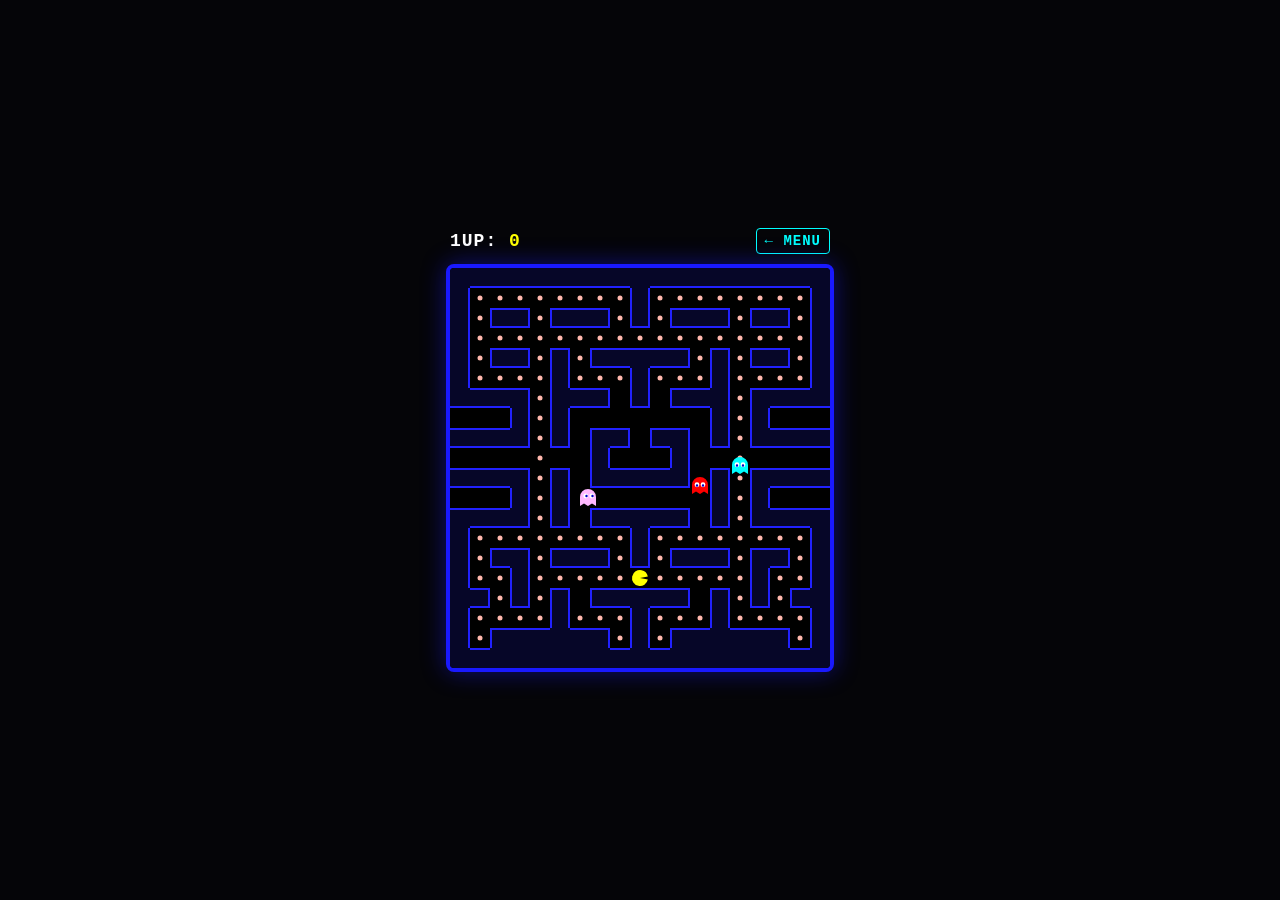
<file: pacman/game3.html>
<!DOCTYPE html>
<html>
<head>
  <link rel="icon" href="/favicon.ico" sizes="any">
  <link rel="icon" type="image/png" href="/favicon.png">
  <link rel="apple-touch-icon" href="/apple-touch-icon.png">
    <meta charset="UTF-8">
    <title>PAC-MAN - 3 Ghosts</title>
    <style>
        body {
            background-color: #050508;
            color: white;
            font-family: 'Courier New', Courier, monospace;
            display: flex;
            flex-direction: column;
            align-items: center;
            justify-content: center;
            height: 100vh;
            margin: 0;
        }
        #hud {
            width: 380px;
            display: flex;
            justify-content: space-between;
            align-items: center;
            font-size: 18px;
            font-weight: bold;
            margin-bottom: 10px;
            letter-spacing: 1px;
        }
        #hud a {
            color: #00ffff;
            text-decoration: none;
            font-size: 14px;
            border: 1px solid #00ffff;
            padding: 4px 8px;
            border-radius: 4px;
        }
        #hud a:hover {
            background-color: #00ffff;
            color: #000;
        }
        canvas {
            border: 4px solid #1919ff;
            border-radius: 8px;
            background-color: #000;
            box-shadow: 0 0 25px rgba(25, 25, 255, 0.45);
        }
    </style>
</head>
<body>

    <div id="hud">
        <span>1UP: <span id="score" style="color:#ffff00;">0</span></span>
        <a href="index.html">← MENU</a>
    </div>
    <canvas id="gameCanvas" width="380" height="400"></canvas>

    <script>
        var canvas = document.getElementById("gameCanvas");
        var ctx = canvas.getContext("2d");
        var scoreElement = document.getElementById("score");

        var tileSize = 20;
        var score = 0;
        var gameOver = false;
        var gameWon = false;
        var frameCount = 0;

        var mapLayout = [
            "1111111111111111111",
            "1000000001000000001",
            "1011011101011101101",
            "1000000000000000001",
            "1011010111110101101",
            "1000010001000100001",
            "1111011121211101111",
            "2221012222222101222",
            "1111012112112101111",
            "2222022122212202222",
            "1111012111112101111",
            "2221012222222101222",
            "1111012111112101111",
            "1000000001000000001",
            "1011011101011101101",
            "1001000002000001001",
            "1101012111112101011",
            "1000010001000100001",
            "1011111101011111101",
            "1111111111111111111"
        ];

        var map = [];
        for (var r = 0; r < mapLayout.length; r++) {
            map[r] = [];
            for (var c = 0; c < mapLayout[r].length; c++) {
                map[r][c] = parseInt(mapLayout[r].charAt(c));
            }
        }

        var pacman = {
            x: 9 * tileSize,
            y: 15 * tileSize,
            radius: 8,
            speed: 2,
            dirX: 0,
            dirY: 0,
            nextDirX: 0,
            nextDirY: 0
        };

        // 3 Ghosts: Blinky (Red), Pinky (Pink), and Inky (Cyan)
        var ghosts = [
            { x: 9 * tileSize,  y: 7 * tileSize, radius: 8, speed: 2, dirX: 1,  dirY: 0, color: "#ff0000" }, // Blinky
            { x: 8 * tileSize,  y: 7 * tileSize, radius: 8, speed: 2, dirX: -1, dirY: 0, color: "#ffb8ff" }, // Pinky
            { x: 10 * tileSize, y: 7 * tileSize, radius: 8, speed: 2, dirX: 1,  dirY: 0, color: "#00ffff" }  // Inky
        ];

        window.addEventListener("keydown", function(e) {
            if(["ArrowUp","ArrowDown","ArrowLeft","ArrowRight"," "].indexOf(e.key) > -1) {
                e.preventDefault(); 
            }
            if (e.key === " " && (gameOver || gameWon)) {
                location.reload();
            }
            switch(e.key) {
                case "ArrowUp":    pacman.nextDirX = 0;  pacman.nextDirY = -1; break;
                case "ArrowDown":  pacman.nextDirX = 0;  pacman.nextDirY = 1;  break;
                case "ArrowLeft":  pacman.nextDirX = -1; pacman.nextDirY = 0;  break;
                case "ArrowRight": pacman.nextDirX = 1;  pacman.nextDirY = 0;  break;
            }
        });

        function isWallAt(tileX, tileY) {
            if (tileX < 0 || tileX >= mapLayout[0].length) return false;
            if (tileY < 0 || tileY >= map.length) return true;
            return map[tileY][tileX] === 1;
        }

        function updatePacman() {
            if (pacman.x % tileSize === 0 && pacman.y % tileSize === 0) {
                var currentTileX = Math.floor(pacman.x / tileSize);
                var currentTileY = Math.floor(pacman.y / tileSize);

                if (map[currentTileY] && map[currentTileY][currentTileX] === 0) {
                    map[currentTileY][currentTileX] = 2; 
                    score += 10;
                    scoreElement.innerText = score;
                    checkWinCondition();
                }

                if (!isWallAt(currentTileX + pacman.nextDirX, currentTileY + pacman.nextDirY)) {
                    pacman.dirX = pacman.nextDirX;
                    pacman.dirY = pacman.nextDirY;
                }

                if (isWallAt(currentTileX + pacman.dirX, currentTileY + pacman.dirY)) {
                    pacman.dirX = 0;
                    pacman.dirY = 0;
                }
            }

            pacman.x += pacman.dirX * pacman.speed;
            pacman.y += pacman.dirY * pacman.speed;

            if (pacman.x < 0) pacman.x = canvas.width - tileSize;
            if (pacman.x >= canvas.width) pacman.x = 0;
        }

        function updateGhosts() {
            for (var g = 0; g < ghosts.length; g++) {
                var ghost = ghosts[g];
                if (ghost.x % tileSize === 0 && ghost.y % tileSize === 0) {
                    var currentTileX = Math.floor(ghost.x / tileSize);
                    var currentTileY = Math.floor(ghost.y / tileSize);

                    var directions = [
                        {x: 1, y: 0}, {x: -1, y: 0},
                        {x: 0, y: 1}, {x: 0, y: -1}
                    ];
                    
                    var validDirs = [];
                    for (var i = 0; i < directions.length; i++) {
                        var d = directions[i];
                        if (d.x === -ghost.dirX && d.y === -ghost.dirY) continue;
                        if (!isWallAt(currentTileX + d.x, currentTileY + d.y)) {
                            validDirs.push(d);
                        }
                    }

                    if (validDirs.length === 0) {
                        if (!isWallAt(currentTileX - ghost.dirX, currentTileY - ghost.dirY)) {
                            ghost.dirX = -ghost.dirX;
                            ghost.dirY = -ghost.dirY;
                        }
                    } else {
                        var chosen = validDirs[Math.floor(Math.random() * validDirs.length)];
                        ghost.dirX = chosen.x;
                        ghost.dirY = chosen.y;
                    }
                }

                ghost.x += ghost.dirX * ghost.speed;
                ghost.y += ghost.dirY * ghost.speed;

                if (ghost.x < 0) ghost.x = canvas.width - tileSize;
                if (ghost.x >= canvas.width) ghost.x = 0;
            }
        }

        function checkCollisions() {
            for (var g = 0; g < ghosts.length; g++) {
                var ghost = ghosts[g];
                var dist = Math.hypot((pacman.x + tileSize/2) - (ghost.x + tileSize/2), (pacman.y + tileSize/2) - (ghost.y + tileSize/2));
                if (dist < pacman.radius + ghost.radius - 2) {
                    gameOver = true;
                }
            }
        }

        function checkWinCondition() {
            for (var row = 0; row < map.length; row++) {
                if (map[row].indexOf(0) > -1) return;
            }
            gameWon = true;
        }

        function drawMap() {
            ctx.strokeStyle = "#2121ff";
            ctx.lineWidth = 2;

            for (var r = 0; r < map.length; r++) {
                for (var c = 0; c < map[r].length; c++) {
                    var x = c * tileSize;
                    var y = r * tileSize;

                    if (map[r][c] === 1) {
                        ctx.fillStyle = "#060628";
                        ctx.fillRect(x, y, tileSize, tileSize);

                        var topOpen    = r > 0 && map[r - 1][c] !== 1;
                        var bottomOpen = r < map.length - 1 && map[r + 1][c] !== 1;
                        var leftOpen   = c > 0 && map[r][c - 1] !== 1;
                        var rightOpen  = c < map[r].length - 1 && map[r][c + 1] !== 1;

                        ctx.beginPath();
                        if (topOpen)    { ctx.moveTo(x, y + 1); ctx.lineTo(x + tileSize, y + 1); }
                        if (bottomOpen) { ctx.moveTo(x, y + tileSize - 1); ctx.lineTo(x + tileSize, y + tileSize - 1); }
                        if (leftOpen)   { ctx.moveTo(x + 1, y); ctx.lineTo(x + 1, y + tileSize); }
                        if (rightOpen)  { ctx.moveTo(x + tileSize - 1, y); ctx.lineTo(x + tileSize - 1, y + tileSize); }
                        ctx.stroke();
                    } else if (map[r][c] === 0) {
                        ctx.fillStyle = "#ffb8ae";
                        ctx.beginPath();
                        ctx.arc(x + tileSize/2, y + tileSize/2, 2.5, 0, Math.PI * 2);
                        ctx.fill();
                    }
                }
            }
        }

        function drawPacman() {
            var cx = pacman.x + tileSize / 2;
            var cy = pacman.y + tileSize / 2;

            var rotation = 0;
            if (pacman.dirX === 1) rotation = 0;
            else if (pacman.dirX === -1) rotation = Math.PI;
            else if (pacman.dirY === 1) rotation = Math.PI * 0.5;
            else if (pacman.dirY === -1) rotation = Math.PI * 1.5;

            var mouthAngle = (pacman.dirX !== 0 || pacman.dirY !== 0)
                ? 0.05 + Math.abs(Math.sin(frameCount * 0.25)) * 0.32
                : 0.2;

            ctx.fillStyle = "#ffff00";
            ctx.beginPath();
            ctx.arc(cx, cy, pacman.radius, rotation + mouthAngle, rotation + Math.PI * 2 - mouthAngle);
            ctx.lineTo(cx, cy);
            ctx.closePath();
            ctx.fill();
        }

        function drawGhosts() {
            for (var g = 0; g < ghosts.length; g++) {
                var ghost = ghosts[g];
                var cx = ghost.x + tileSize / 2;
                var cy = ghost.y + tileSize / 2;
                var r = ghost.radius;

                ctx.fillStyle = ghost.color;
                ctx.beginPath();
                ctx.arc(cx, cy - 1, r, Math.PI, 0, false);
                ctx.lineTo(cx + r, cy + r);
                ctx.lineTo(cx + r * 0.5, cy + r - 2.5);
                ctx.lineTo(cx, cy + r);
                ctx.lineTo(cx - r * 0.5, cy + r - 2.5);
                ctx.lineTo(cx - r, cy + r);
                ctx.closePath();
                ctx.fill();

                var eyeOffsetX = ghost.dirX * 1.5;
                var eyeOffsetY = ghost.dirY * 1.5;
                ctx.fillStyle = "#ffffff";
                ctx.beginPath();
                ctx.arc(cx - 3 + eyeOffsetX * 0.5, cy - 2 + eyeOffsetY * 0.5, 2.4, 0, Math.PI * 2);
                ctx.arc(cx + 3 + eyeOffsetX * 0.5, cy - 2 + eyeOffsetY * 0.5, 2.4, 0, Math.PI * 2);
                ctx.fill();

                ctx.fillStyle = "#0000cc";
                ctx.beginPath();
                ctx.arc(cx - 3 + eyeOffsetX, cy - 2 + eyeOffsetY, 1.2, 0, Math.PI * 2);
                ctx.arc(cx + 3 + eyeOffsetX, cy - 2 + eyeOffsetY, 1.2, 0, Math.PI * 2);
                ctx.fill();
            }
        }

        function gameLoop() {
            frameCount++;
            ctx.clearRect(0, 0, canvas.width, canvas.height);

            drawMap();
            
            if (!gameOver && !gameWon) {
                updatePacman();
                updateGhosts();
                checkCollisions();
            }

            drawPacman();
            drawGhosts();

            if (gameOver) {
                ctx.fillStyle = "rgba(0, 0, 0, 0.75)";
                ctx.fillRect(0, canvas.height/2 - 35, canvas.width, 60);
                ctx.fillStyle = "#ff2a2a";
                ctx.font = "bold 24px 'Courier New', monospace";
                ctx.textAlign = "center";
                ctx.fillText("GAME OVER", canvas.width / 2, canvas.height / 2 - 2);
                ctx.fillStyle = "#ffffff";
                ctx.font = "12px 'Courier New', monospace";
                ctx.fillText("Press Space to Retry", canvas.width / 2, canvas.height / 2 + 20);
                return;
            }

            if (gameWon) {
                ctx.fillStyle = "rgba(0, 0, 0, 0.75)";
                ctx.fillRect(0, canvas.height/2 - 35, canvas.width, 60);
                ctx.fillStyle = "#00ff66";
                ctx.font = "bold 24px 'Courier New', monospace";
                ctx.textAlign = "center";
                ctx.fillText("STAGE CLEAR!", canvas.width / 2, canvas.height / 2 - 2);
                ctx.fillStyle = "#ffffff";
                ctx.font = "12px 'Courier New', monospace";
                ctx.fillText("Press Space to Play Again", canvas.width / 2, canvas.height / 2 + 20);
                return;
            }

            requestAnimationFrame(gameLoop);
        }

        gameLoop();
    </script>
</body>
</html>
</file>
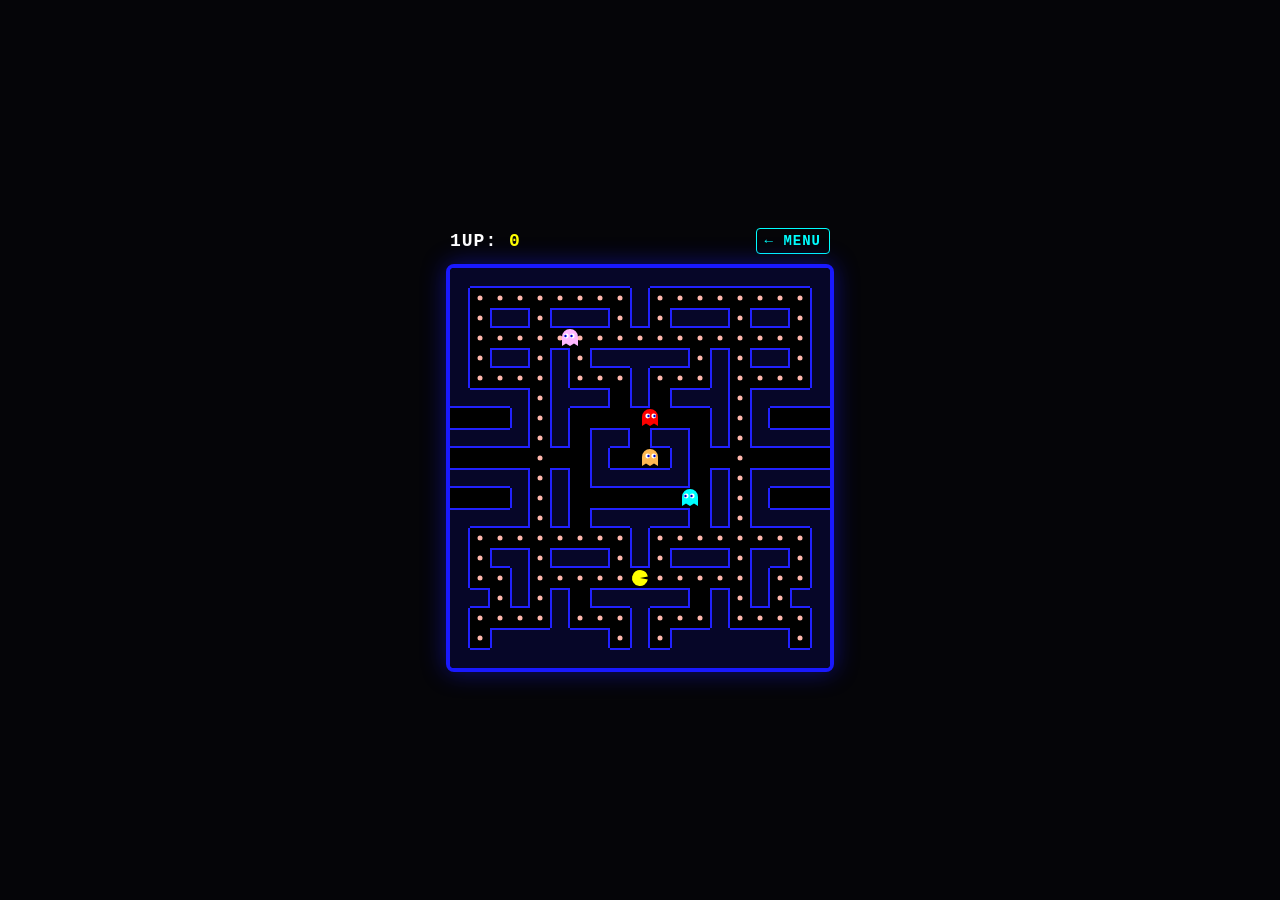
<file: pacman/game4.html>
<!DOCTYPE html>
<html>
<head>
  <link rel="icon" href="/favicon.ico" sizes="any">
  <link rel="icon" type="image/png" href="/favicon.png">
  <link rel="apple-touch-icon" href="/apple-touch-icon.png">
    <meta charset="UTF-8">
    <title>PAC-MAN - 4 Ghosts</title>
    <style>
        body {
            background-color: #050508;
            color: white;
            font-family: 'Courier New', Courier, monospace;
            display: flex;
            flex-direction: column;
            align-items: center;
            justify-content: center;
            height: 100vh;
            margin: 0;
        }
        #hud {
            width: 380px;
            display: flex;
            justify-content: space-between;
            align-items: center;
            font-size: 18px;
            font-weight: bold;
            margin-bottom: 10px;
            letter-spacing: 1px;
        }
        #hud a {
            color: #00ffff;
            text-decoration: none;
            font-size: 14px;
            border: 1px solid #00ffff;
            padding: 4px 8px;
            border-radius: 4px;
        }
        #hud a:hover {
            background-color: #00ffff;
            color: #000;
        }
        canvas {
            border: 4px solid #1919ff;
            border-radius: 8px;
            background-color: #000;
            box-shadow: 0 0 25px rgba(25, 25, 255, 0.45);
        }
    </style>
</head>
<body>

    <div id="hud">
        <span>1UP: <span id="score" style="color:#ffff00;">0</span></span>
        <a href="index.html">← MENU</a>
    </div>
    <canvas id="gameCanvas" width="380" height="400"></canvas>

    <script>
        var canvas = document.getElementById("gameCanvas");
        var ctx = canvas.getContext("2d");
        var scoreElement = document.getElementById("score");

        var tileSize = 20;
        var score = 0;
        var gameOver = false;
        var gameWon = false;
        var frameCount = 0;

        var mapLayout = [
            "1111111111111111111",
            "1000000001000000001",
            "1011011101011101101",
            "1000000000000000001",
            "1011010111110101101",
            "1000010001000100001",
            "1111011121211101111",
            "2221012222222101222",
            "1111012112112101111",
            "2222022122212202222",
            "1111012111112101111",
            "2221012222222101222",
            "1111012111112101111",
            "1000000001000000001",
            "1011011101011101101",
            "1001000002000001001",
            "1101012111112101011",
            "1000010001000100001",
            "1011111101011111101",
            "1111111111111111111"
        ];

        var map = [];
        for (var r = 0; r < mapLayout.length; r++) {
            map[r] = [];
            for (var c = 0; c < mapLayout[r].length; c++) {
                map[r][c] = parseInt(mapLayout[r].charAt(c));
            }
        }

        var pacman = {
            x: 9 * tileSize,
            y: 15 * tileSize,
            radius: 8,
            speed: 2,
            dirX: 0,
            dirY: 0,
            nextDirX: 0,
            nextDirY: 0
        };

        // 4 Ghosts: Blinky (Red), Pinky (Pink), Inky (Cyan), and Clyde (Orange)
        var ghosts = [
            { x: 9 * tileSize,  y: 7 * tileSize, radius: 8, speed: 2, dirX: 1,  dirY: 0, color: "#ff0000" }, // Blinky
            { x: 8 * tileSize,  y: 7 * tileSize, radius: 8, speed: 2, dirX: -1, dirY: 0, color: "#ffb8ff" }, // Pinky
            { x: 10 * tileSize, y: 7 * tileSize, radius: 8, speed: 2, dirX: 1,  dirY: 0, color: "#00ffff" }, // Inky
            { x: 9 * tileSize,  y: 9 * tileSize, radius: 8, speed: 2, dirX: -1, dirY: 0, color: "#ffb852" }  // Clyde
        ];

        window.addEventListener("keydown", function(e) {
            if(["ArrowUp","ArrowDown","ArrowLeft","ArrowRight"," "].indexOf(e.key) > -1) {
                e.preventDefault(); 
            }
            if (e.key === " " && (gameOver || gameWon)) {
                location.reload();
            }
            switch(e.key) {
                case "ArrowUp":    pacman.nextDirX = 0;  pacman.nextDirY = -1; break;
                case "ArrowDown":  pacman.nextDirX = 0;  pacman.nextDirY = 1;  break;
                case "ArrowLeft":  pacman.nextDirX = -1; pacman.nextDirY = 0;  break;
                case "ArrowRight": pacman.nextDirX = 1;  pacman.nextDirY = 0;  break;
            }
        });

        function isWallAt(tileX, tileY) {
            if (tileX < 0 || tileX >= mapLayout[0].length) return false;
            if (tileY < 0 || tileY >= map.length) return true;
            return map[tileY][tileX] === 1;
        }

        function updatePacman() {
            if (pacman.x % tileSize === 0 && pacman.y % tileSize === 0) {
                var currentTileX = Math.floor(pacman.x / tileSize);
                var currentTileY = Math.floor(pacman.y / tileSize);

                if (map[currentTileY] && map[currentTileY][currentTileX] === 0) {
                    map[currentTileY][currentTileX] = 2; 
                    score += 10;
                    scoreElement.innerText = score;
                    checkWinCondition();
                }

                if (!isWallAt(currentTileX + pacman.nextDirX, currentTileY + pacman.nextDirY)) {
                    pacman.dirX = pacman.nextDirX;
                    pacman.dirY = pacman.nextDirY;
                }

                if (isWallAt(currentTileX + pacman.dirX, currentTileY + pacman.dirY)) {
                    pacman.dirX = 0;
                    pacman.dirY = 0;
                }
            }

            pacman.x += pacman.dirX * pacman.speed;
            pacman.y += pacman.dirY * pacman.speed;

            if (pacman.x < 0) pacman.x = canvas.width - tileSize;
            if (pacman.x >= canvas.width) pacman.x = 0;
        }

        function updateGhosts() {
            for (var g = 0; g < ghosts.length; g++) {
                var ghost = ghosts[g];
                if (ghost.x % tileSize === 0 && ghost.y % tileSize === 0) {
                    var currentTileX = Math.floor(ghost.x / tileSize);
                    var currentTileY = Math.floor(ghost.y / tileSize);

                    var directions = [
                        {x: 1, y: 0}, {x: -1, y: 0},
                        {x: 0, y: 1}, {x: 0, y: -1}
                    ];
                    
                    var validDirs = [];
                    for (var i = 0; i < directions.length; i++) {
                        var d = directions[i];
                        if (d.x === -ghost.dirX && d.y === -ghost.dirY) continue;
                        if (!isWallAt(currentTileX + d.x, currentTileY + d.y)) {
                            validDirs.push(d);
                        }
                    }

                    if (validDirs.length === 0) {
                        if (!isWallAt(currentTileX - ghost.dirX, currentTileY - ghost.dirY)) {
                            ghost.dirX = -ghost.dirX;
                            ghost.dirY = -ghost.dirY;
                        }
                    } else {
                        var chosen = validDirs[Math.floor(Math.random() * validDirs.length)];
                        ghost.dirX = chosen.x;
                        ghost.dirY = chosen.y;
                    }
                }

                ghost.x += ghost.dirX * ghost.speed;
                ghost.y += ghost.dirY * ghost.speed;

                if (ghost.x < 0) ghost.x = canvas.width - tileSize;
                if (ghost.x >= canvas.width) ghost.x = 0;
            }
        }

        function checkCollisions() {
            for (var g = 0; g < ghosts.length; g++) {
                var ghost = ghosts[g];
                var dist = Math.hypot((pacman.x + tileSize/2) - (ghost.x + tileSize/2), (pacman.y + tileSize/2) - (ghost.y + tileSize/2));
                if (dist < pacman.radius + ghost.radius - 2) {
                    gameOver = true;
                }
            }
        }

        function checkWinCondition() {
            for (var row = 0; row < map.length; row++) {
                if (map[row].indexOf(0) > -1) return;
            }
            gameWon = true;
        }

        function drawMap() {
            ctx.strokeStyle = "#2121ff";
            ctx.lineWidth = 2;

            for (var r = 0; r < map.length; r++) {
                for (var c = 0; c < map[r].length; c++) {
                    var x = c * tileSize;
                    var y = r * tileSize;

                    if (map[r][c] === 1) {
                        ctx.fillStyle = "#060628";
                        ctx.fillRect(x, y, tileSize, tileSize);

                        var topOpen    = r > 0 && map[r - 1][c] !== 1;
                        var bottomOpen = r < map.length - 1 && map[r + 1][c] !== 1;
                        var leftOpen   = c > 0 && map[r][c - 1] !== 1;
                        var rightOpen  = c < map[r].length - 1 && map[r][c + 1] !== 1;

                        ctx.beginPath();
                        if (topOpen)    { ctx.moveTo(x, y + 1); ctx.lineTo(x + tileSize, y + 1); }
                        if (bottomOpen) { ctx.moveTo(x, y + tileSize - 1); ctx.lineTo(x + tileSize, y + tileSize - 1); }
                        if (leftOpen)   { ctx.moveTo(x + 1, y); ctx.lineTo(x + 1, y + tileSize); }
                        if (rightOpen)  { ctx.moveTo(x + tileSize - 1, y); ctx.lineTo(x + tileSize - 1, y + tileSize); }
                        ctx.stroke();
                    } else if (map[r][c] === 0) {
                        ctx.fillStyle = "#ffb8ae";
                        ctx.beginPath();
                        ctx.arc(x + tileSize/2, y + tileSize/2, 2.5, 0, Math.PI * 2);
                        ctx.fill();
                    }
                }
            }
        }

        function drawPacman() {
            var cx = pacman.x + tileSize / 2;
            var cy = pacman.y + tileSize / 2;

            var rotation = 0;
            if (pacman.dirX === 1) rotation = 0;
            else if (pacman.dirX === -1) rotation = Math.PI;
            else if (pacman.dirY === 1) rotation = Math.PI * 0.5;
            else if (pacman.dirY === -1) rotation = Math.PI * 1.5;

            var mouthAngle = (pacman.dirX !== 0 || pacman.dirY !== 0)
                ? 0.05 + Math.abs(Math.sin(frameCount * 0.25)) * 0.32
                : 0.2;

            ctx.fillStyle = "#ffff00";
            ctx.beginPath();
            ctx.arc(cx, cy, pacman.radius, rotation + mouthAngle, rotation + Math.PI * 2 - mouthAngle);
            ctx.lineTo(cx, cy);
            ctx.closePath();
            ctx.fill();
        }

        function drawGhosts() {
            for (var g = 0; g < ghosts.length; g++) {
                var ghost = ghosts[g];
                var cx = ghost.x + tileSize / 2;
                var cy = ghost.y + tileSize / 2;
                var r = ghost.radius;

                ctx.fillStyle = ghost.color;
                ctx.beginPath();
                ctx.arc(cx, cy - 1, r, Math.PI, 0, false);
                ctx.lineTo(cx + r, cy + r);
                ctx.lineTo(cx + r * 0.5, cy + r - 2.5);
                ctx.lineTo(cx, cy + r);
                ctx.lineTo(cx - r * 0.5, cy + r - 2.5);
                ctx.lineTo(cx - r, cy + r);
                ctx.closePath();
                ctx.fill();

                var eyeOffsetX = ghost.dirX * 1.5;
                var eyeOffsetY = ghost.dirY * 1.5;
                ctx.fillStyle = "#ffffff";
                ctx.beginPath();
                ctx.arc(cx - 3 + eyeOffsetX * 0.5, cy - 2 + eyeOffsetY * 0.5, 2.4, 0, Math.PI * 2);
                ctx.arc(cx + 3 + eyeOffsetX * 0.5, cy - 2 + eyeOffsetY * 0.5, 2.4, 0, Math.PI * 2);
                ctx.fill();

                ctx.fillStyle = "#0000cc";
                ctx.beginPath();
                ctx.arc(cx - 3 + eyeOffsetX, cy - 2 + eyeOffsetY, 1.2, 0, Math.PI * 2);
                ctx.arc(cx + 3 + eyeOffsetX, cy - 2 + eyeOffsetY, 1.2, 0, Math.PI * 2);
                ctx.fill();
            }
        }

        function gameLoop() {
            frameCount++;
            ctx.clearRect(0, 0, canvas.width, canvas.height);

            drawMap();
            
            if (!gameOver && !gameWon) {
                updatePacman();
                updateGhosts();
                checkCollisions();
            }

            drawPacman();
            drawGhosts();

            if (gameOver) {
                ctx.fillStyle = "rgba(0, 0, 0, 0.75)";
                ctx.fillRect(0, canvas.height/2 - 35, canvas.width, 60);
                ctx.fillStyle = "#ff2a2a";
                ctx.font = "bold 24px 'Courier New', monospace";
                ctx.textAlign = "center";
                ctx.fillText("GAME OVER", canvas.width / 2, canvas.height / 2 - 2);
                ctx.fillStyle = "#ffffff";
                ctx.font = "12px 'Courier New', monospace";
                ctx.fillText("Press Space to Retry", canvas.width / 2, canvas.height / 2 + 20);
                return;
            }

            if (gameWon) {
                ctx.fillStyle = "rgba(0, 0, 0, 0.75)";
                ctx.fillRect(0, canvas.height/2 - 35, canvas.width, 60);
                ctx.fillStyle = "#00ff66";
                ctx.font = "bold 24px 'Courier New', monospace";
                ctx.textAlign = "center";
                ctx.fillText("STAGE CLEAR!", canvas.width / 2, canvas.height / 2 - 2);
                ctx.fillStyle = "#ffffff";
                ctx.font = "12px 'Courier New', monospace";
                ctx.fillText("Press Space to Play Again", canvas.width / 2, canvas.height / 2 + 20);
                return;
            }

            requestAnimationFrame(gameLoop);
        }

        gameLoop();
    </script>
</body>
</html>
</file>
